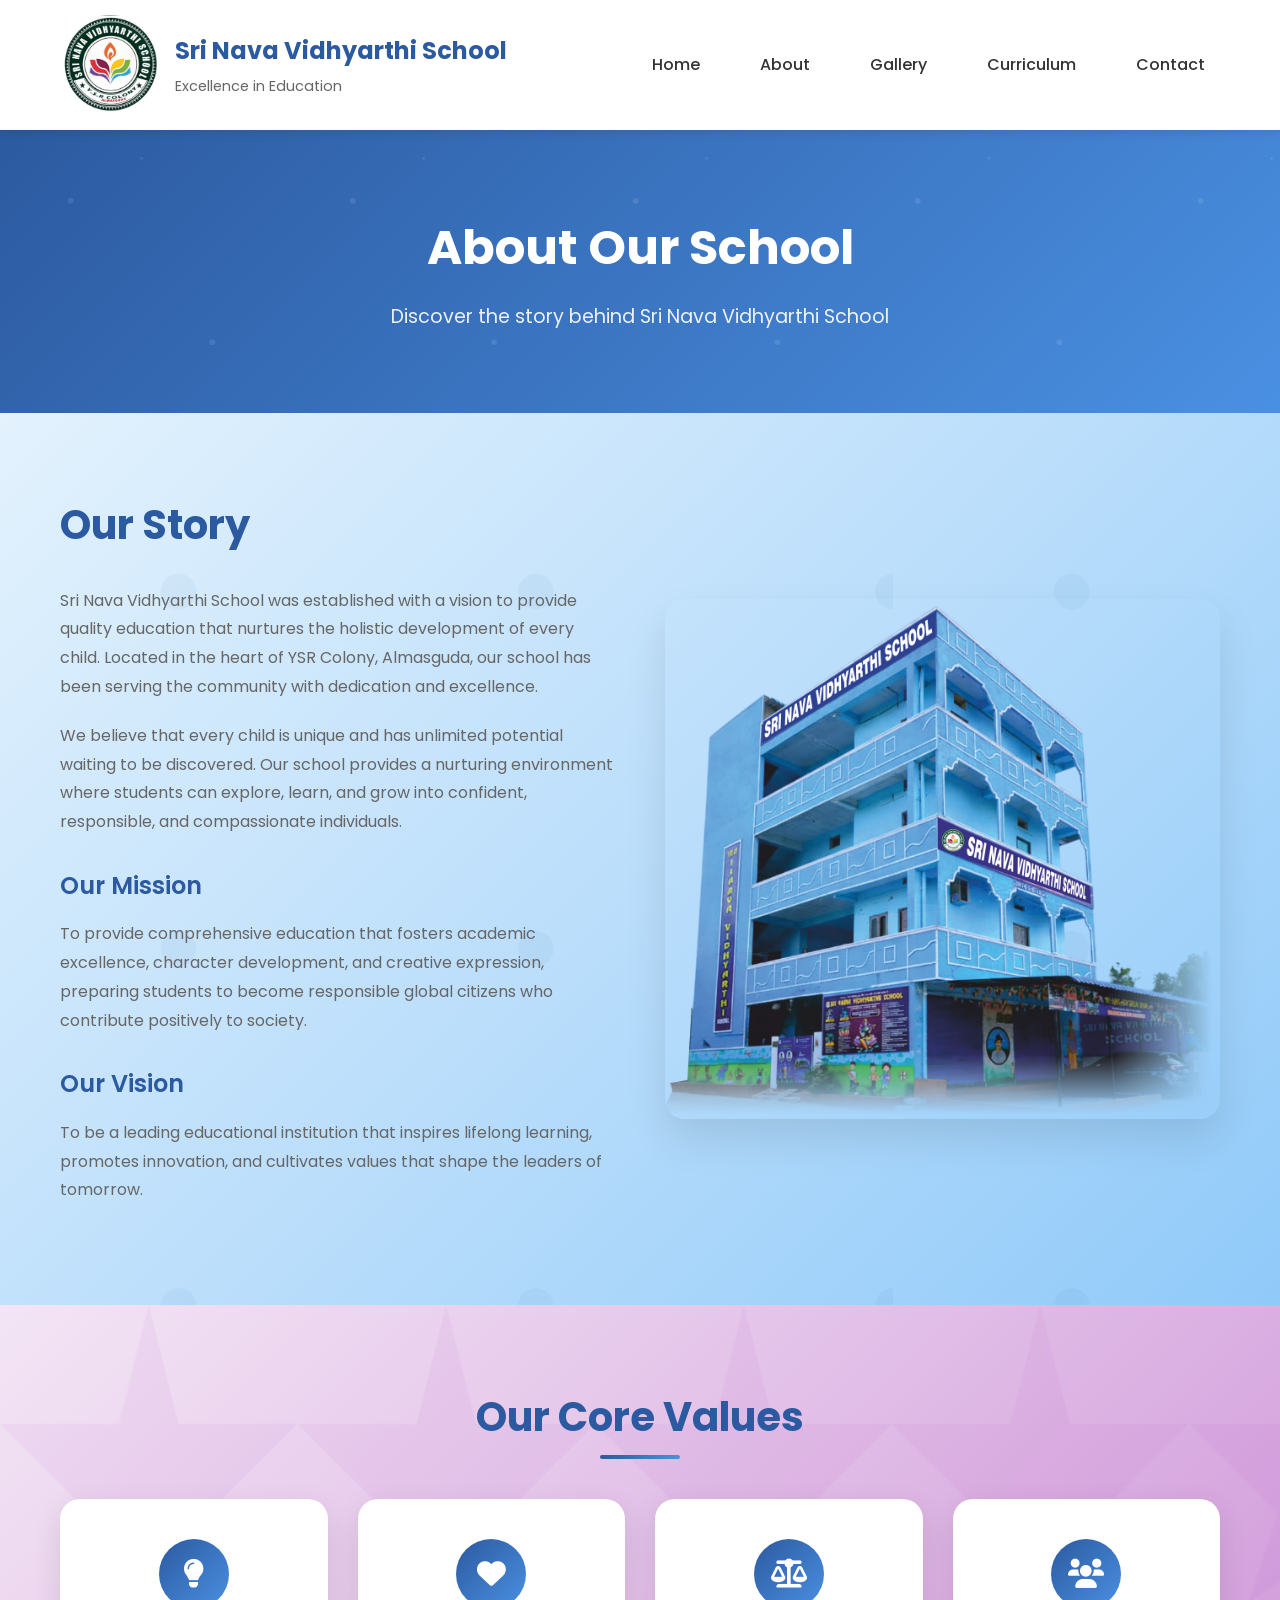
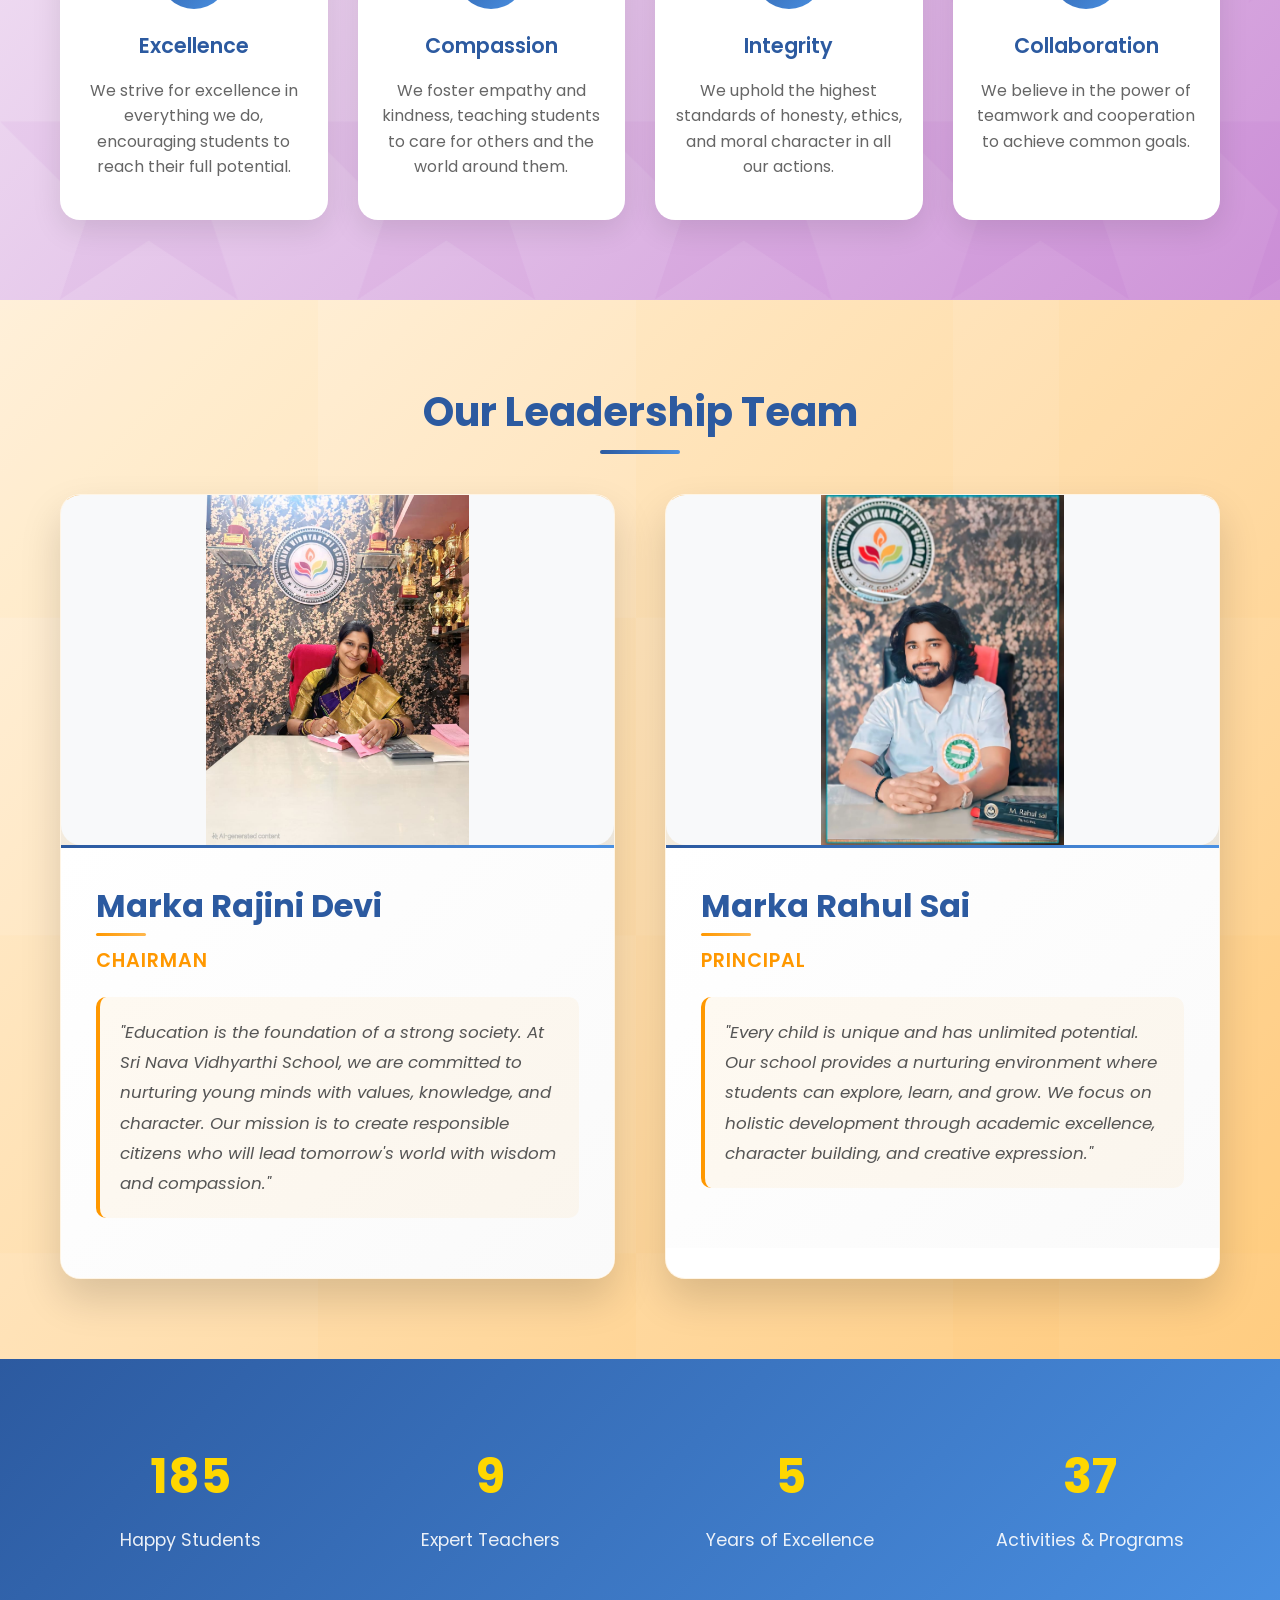
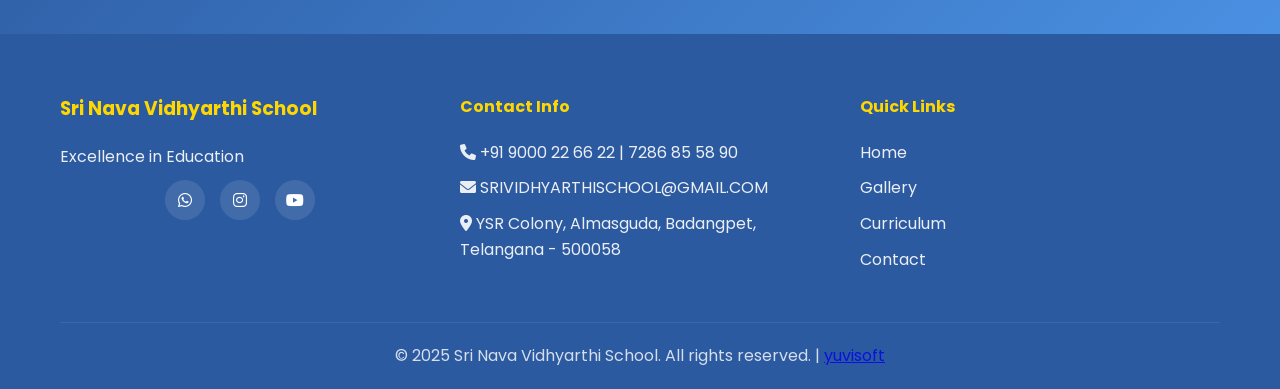
<file: about.html>
<!DOCTYPE html>
<html lang="en">
<head>
    <meta charset="UTF-8">
    <meta name="viewport" content="width=device-width, initial-scale=1.0">
    <title>About Us - Sri Nava Vidhyarthi School</title>
    <link rel="stylesheet" href="styles.css">
    <link href="https://fonts.googleapis.com/css2?family=Poppins:wght@300;400;500;600;700&display=swap" rel="stylesheet">
    <link rel="stylesheet" href="https://cdnjs.cloudflare.com/ajax/libs/font-awesome/6.0.0/css/all.min.css">
</head>
<body>
    <!-- Header -->
    <header class="header">
        <div class="container">
            <div class="logo-section">
                <img src="images/logo.jpg" alt="School Logo" class="logo">
                <div class="school-name">
                    <h1>Sri Nava Vidhyarthi School</h1>
                    <p>Excellence in Education</p>
                </div>
            </div>
            <nav class="nav">
                <ul class="nav-list">
                    <li><a href="index.html">Home</a></li>
                    <li><a href="about.html" class="active">About</a></li>
                    <li><a href="gallery.html">Gallery</a></li>
                    <li><a href="curriculum.html">Curriculum</a></li>
                    <li><a href="contact.html">Contact</a></li>
                </ul>
                <div class="mobile-menu-btn">
                    <span></span>
                    <span></span>
                    <span></span>
                </div>
            </nav>
        </div>
    </header>

    <!-- Page Header -->
    <section class="page-header">
        <div class="container">
            <h1>About Our School</h1>
            <p>Discover the story behind Sri Nava Vidhyarthi School</p>
        </div>
    </section>

    <!-- About Content -->
    <section class="about-content">
        <div class="container">
            <div class="about-grid">
                <div class="about-text">
                    <h2>Our Story</h2>
                    <p>Sri Nava Vidhyarthi School was established with a vision to provide quality education that nurtures the holistic development of every child. Located in the heart of YSR Colony, Almasguda, our school has been serving the community with dedication and excellence.</p>
                    
                    <p>We believe that every child is unique and has unlimited potential waiting to be discovered. Our school provides a nurturing environment where students can explore, learn, and grow into confident, responsible, and compassionate individuals.</p>
                    
                    <h3>Our Mission</h3>
                    <p>To provide comprehensive education that fosters academic excellence, character development, and creative expression, preparing students to become responsible global citizens who contribute positively to society.</p>
                    
                    <h3>Our Vision</h3>
                    <p>To be a leading educational institution that inspires lifelong learning, promotes innovation, and cultivates values that shape the leaders of tomorrow.</p>
                </div>
                <div class="about-image">
                    <img src="images/Schoolbuilding.png" alt="Sri Nava Vidhyarthi School building" loading="lazy">
                </div>
            </div>
        </div>
    </section>

    <!-- Values Section -->
    <section class="values">
        <div class="container">
            <h2 class="section-title">Our Core Values</h2>
            <div class="values-grid">
                <div class="value-card">
                    <div class="value-icon">
                        <i class="fas fa-lightbulb"></i>
                    </div>
                    <h3>Excellence</h3>
                    <p>We strive for excellence in everything we do, encouraging students to reach their full potential.</p>
                </div>
                <div class="value-card">
                    <div class="value-icon">
                        <i class="fas fa-heart"></i>
                    </div>
                    <h3>Compassion</h3>
                    <p>We foster empathy and kindness, teaching students to care for others and the world around them.</p>
                </div>
                <div class="value-card">
                    <div class="value-icon">
                        <i class="fas fa-balance-scale"></i>
                    </div>
                    <h3>Integrity</h3>
                    <p>We uphold the highest standards of honesty, ethics, and moral character in all our actions.</p>
                </div>
                <div class="value-card">
                    <div class="value-icon">
                        <i class="fas fa-users"></i>
                    </div>
                    <h3>Collaboration</h3>
                    <p>We believe in the power of teamwork and cooperation to achieve common goals.</p>
                </div>
            </div>
        </div>
    </section>

    <!-- Leadership Section -->
    <section class="leadership">
        <div class="container">
            <h2 class="section-title">Our Leadership Team</h2>
            <div class="leadership-grid">
                <div class="leader-card">
                    <div class="leader-image">
                        <img src="images/chairman.jpg" alt="Chairman - Marka Rajini Devi">
                    </div>
                    <div class="leader-info">
                        <h3>Marka Rajini Devi</h3>
                        <p class="designation">Chairman</p>
                        <p class="message">"Education is the foundation of a strong society. At Sri Nava Vidhyarthi School, we are committed to nurturing young minds with values, knowledge, and character. Our mission is to create responsible citizens who will lead tomorrow's world with wisdom and compassion."</p>
                    </div>
                </div>
                <div class="leader-card">
                    <div class="leader-image">
                        <img src="images/principal.jpg" alt="Principal - Marka Rahul Sai">
                    </div>
                    <div class="leader-info">
                        <h3>Marka Rahul Sai</h3>
                        <p class="designation">Principal</p>
                        <p class="message">"Every child is unique and has unlimited potential. Our school provides a nurturing environment where students can explore, learn, and grow. We focus on holistic development through academic excellence, character building, and creative expression."</p>
                    </div>
                </div>
            </div>
        </div>
    </section>

    <!-- Stats Section -->
    <section class="stats">
        <div class="container">
            <div class="stats-grid">
                <div class="stat-item">
                    <div class="stat-number" data-target="500">0</div>
                    <div class="stat-label">Happy Students</div>
                </div>
                <div class="stat-item">
                    <div class="stat-number" data-target="25">0</div>
                    <div class="stat-label">Expert Teachers</div>
                </div>
                <div class="stat-item">
                    <div class="stat-number" data-target="15">0</div>
                    <div class="stat-label">Years of Excellence</div>
                </div>
                <div class="stat-item">
                    <div class="stat-number" data-target="100">0</div>
                    <div class="stat-label">Activities & Programs</div>
                </div>
            </div>
        </div>
    </section>

    <!-- Footer -->
    <footer class="footer">
        <div class="container">
            <div class="footer-content">
                <div class="footer-section">
                    <h3>Sri Nava Vidhyarthi School</h3>
                    <p>Excellence in Education</p>
                    <div class="social-links">
                        <a href="https://wa.me/919000226622" target="_blank" title="WhatsApp"><i class="fab fa-whatsapp"></i></a>
                        <a href="https://www.instagram.com/sri_nava_vidhyarthi_school02?igsh=MXQzMDNkY2t4YnRjZA==" target="_blank" title="Instagram"><i class="fab fa-instagram"></i></a>
                        <a href="https://youtube.com/@nvps2014?si=BRrS-xZatLX5TEgV" target="_blank" title="YouTube"><i class="fab fa-youtube"></i></a>
                    </div>
                </div>
                <div class="footer-section">
                    <h4>Contact Info</h4>
                    <p><i class="fas fa-phone"></i> +91 9000 22 66 22 | 7286 85 58 90</p>
                    <p class="email-address"><i class="fas fa-envelope"></i> SRIVIDHYARTHISCHOOL@GMAIL.COM</p>
                    <p><i class="fas fa-map-marker-alt"></i> YSR Colony, Almasguda, Badangpet, Telangana - 500058</p>
                </div>
                <div class="footer-section">
                    <h4>Quick Links</h4>
                    <ul>
                        <li><a href="index.html">Home</a></li>
                        <li><a href="gallery.html">Gallery</a></li>
                        <li><a href="curriculum.html">Curriculum</a></li>
                        <li><a href="contact.html">Contact</a></li>
                    </ul>
                </div>
            </div>
            <div class="footer-bottom">
                <p>&copy; 2025 Sri Nava Vidhyarthi School. All rights reserved. | <a href="http://www.yuvisoft.in" target="_blank">yuvisoft</a></p>
            </div>
        </div>
    </footer>

    <script src="script.js"></script>
</body>
</html>
</file>
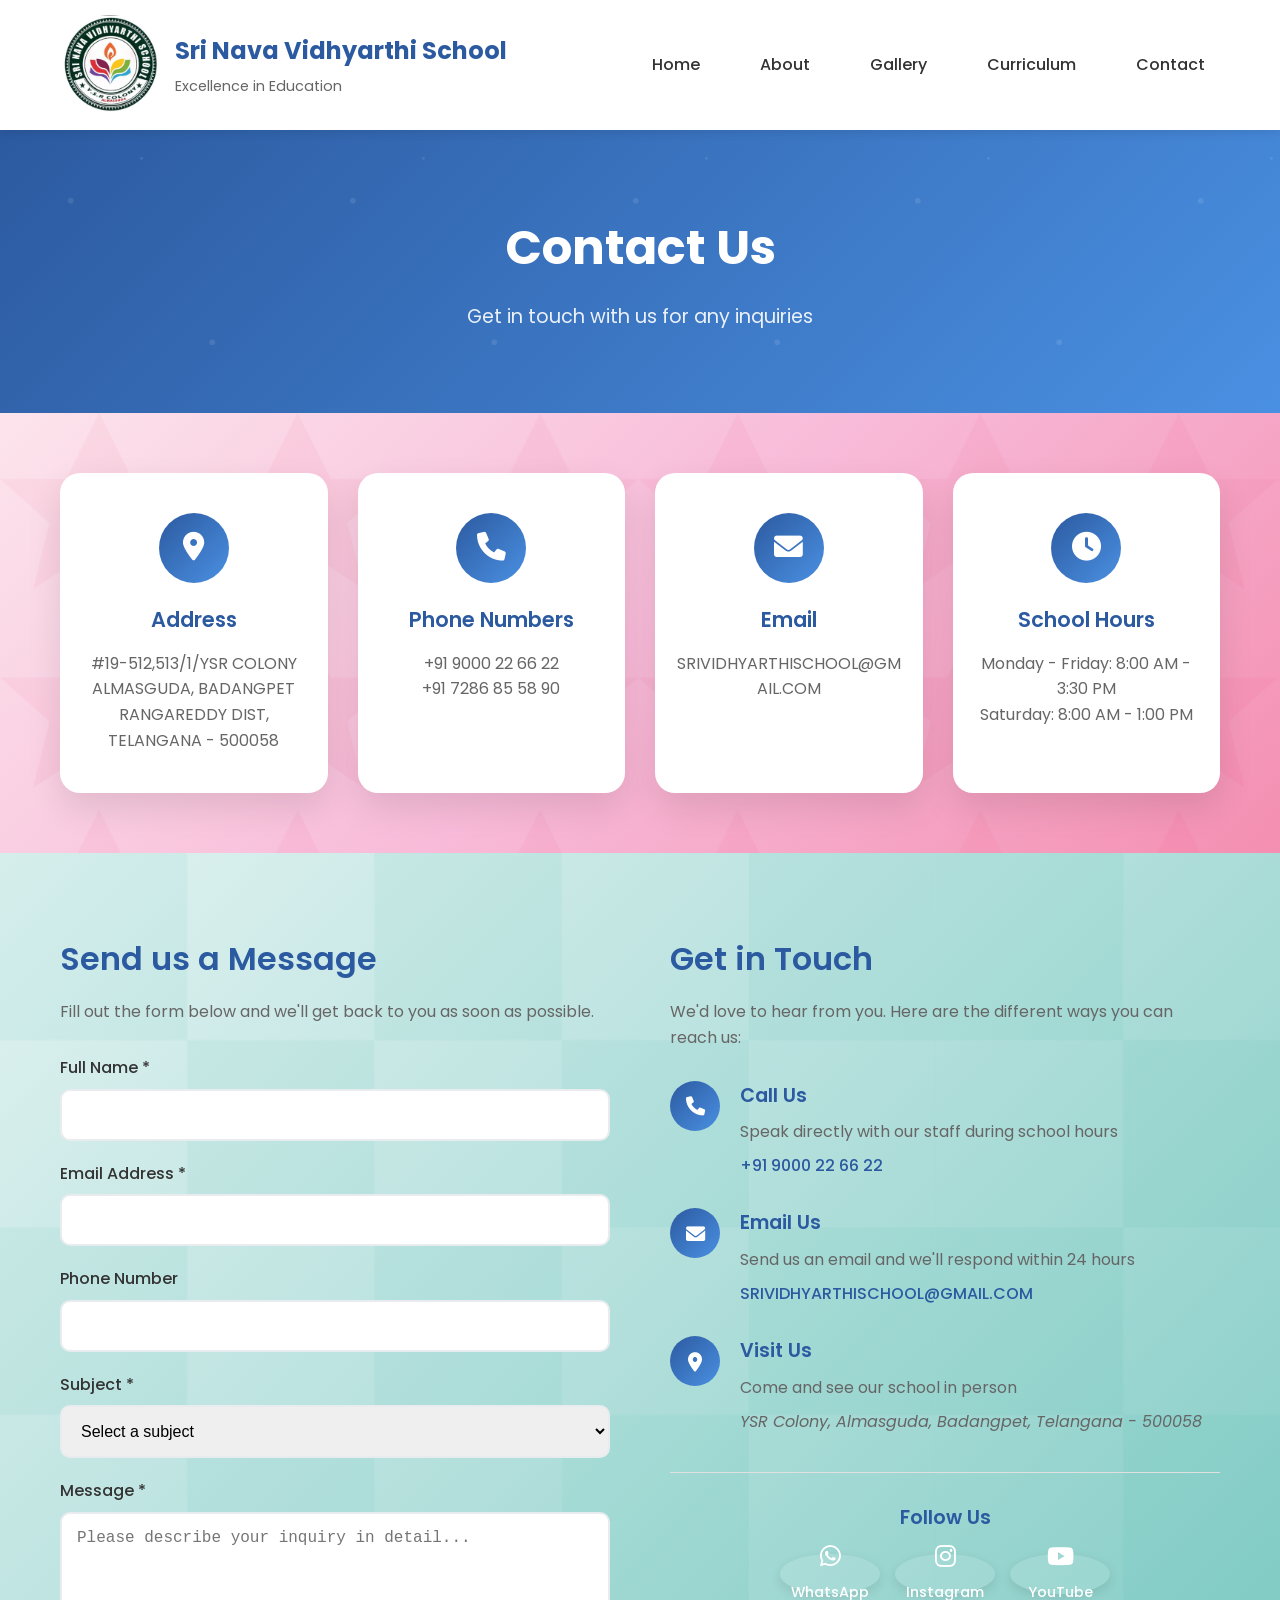
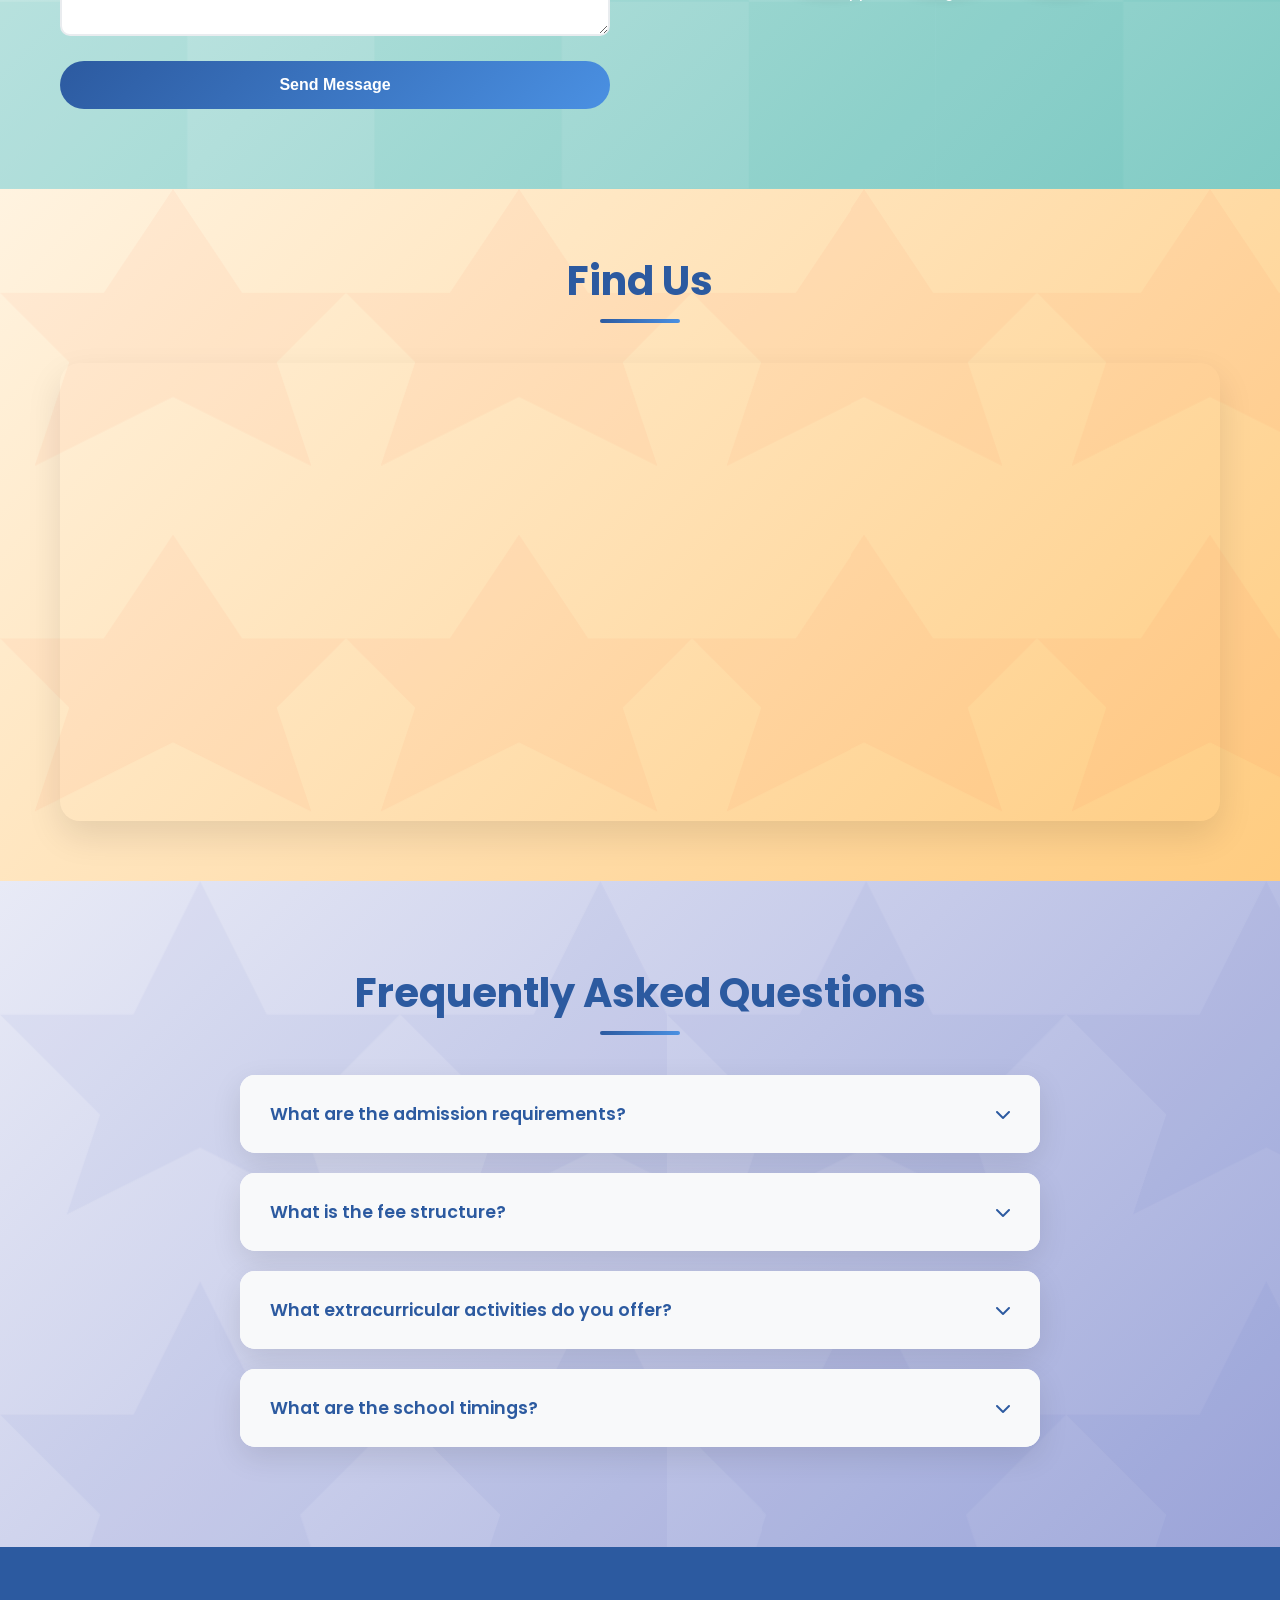
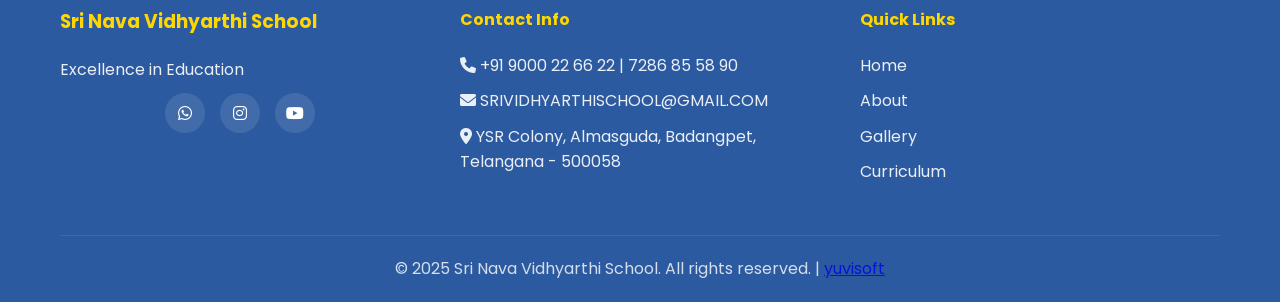
<file: contact.html>
<!DOCTYPE html>
<html lang="en">
<head>
    <meta charset="UTF-8">
    <meta name="viewport" content="width=device-width, initial-scale=1.0">
    <title>Contact Us - Sri Nava Vidhyarthi School</title>
    <link rel="stylesheet" href="styles.css">
    <link href="https://fonts.googleapis.com/css2?family=Poppins:wght@300;400;500;600;700&display=swap" rel="stylesheet">
    <link rel="stylesheet" href="https://cdnjs.cloudflare.com/ajax/libs/font-awesome/6.0.0/css/all.min.css">
</head>
<body>
    <!-- Header -->
    <header class="header">
        <div class="container">
            <div class="logo-section">
                <img src="images/logo.jpg" alt="School Logo" class="logo">
                <div class="school-name">
                    <h1>Sri Nava Vidhyarthi School</h1>
                    <p>Excellence in Education</p>
                </div>
            </div>
            <nav class="nav">
                <ul class="nav-list">
                    <li><a href="index.html">Home</a></li>
                    <li><a href="about.html">About</a></li>
                    <li><a href="gallery.html">Gallery</a></li>
                    <li><a href="curriculum.html">Curriculum</a></li>
                    <li><a href="contact.html" class="active">Contact</a></li>
                </ul>
                <div class="mobile-menu-btn">
                    <span></span>
                    <span></span>
                    <span></span>
                </div>
            </nav>
        </div>
    </header>

    <!-- Page Header -->
    <section class="page-header">
        <div class="container">
            <h1>Contact Us</h1>
            <p>Get in touch with us for any inquiries</p>
        </div>
    </section>

    <!-- Contact Information -->
    <section class="contact-info">
        <div class="container">
            <div class="contact-grid">
                <div class="contact-card">
                    <div class="contact-icon">
                        <i class="fas fa-map-marker-alt"></i>
                    </div>
                    <h3>Address</h3>
                    <p>#19-512,513/1/YSR COLONY<br>
                    ALMASGUDA, BADANGPET<br>
                    RANGAREDDY DIST, TELANGANA - 500058</p>
                </div>
                
                <div class="contact-card">
                    <div class="contact-icon">
                        <i class="fas fa-phone"></i>
                    </div>
                    <h3>Phone Numbers</h3>
                    <p>+91 9000 22 66 22<br>
                    +91 7286 85 58 90</p>
                </div>
                
                <div class="contact-card">
                    <div class="contact-icon">
                        <i class="fas fa-envelope"></i>
                    </div>
                    <h3>Email</h3>
                    <p class="email-address">SRIVIDHYARTHISCHOOL@GMAIL.COM</p>
                </div>
                
                <div class="contact-card">
                    <div class="contact-icon">
                        <i class="fas fa-clock"></i>
                    </div>
                    <h3>School Hours</h3>
                    <p>Monday - Friday: 8:00 AM - 3:30 PM<br>
                    Saturday: 8:00 AM - 1:00 PM</p>
                </div>
            </div>
        </div>
    </section>

    <!-- Contact Form Section -->
    <section class="contact-form-section">
        <div class="container">
            <div class="contact-content">
                <div class="contact-form">
                    <h2>Send us a Message</h2>
                    <p>Fill out the form below and we'll get back to you as soon as possible.</p>
                    
                    <form id="contactForm" class="form">
                        <div class="form-group">
                            <label for="name">Full Name *</label>
                            <input type="text" id="name" name="name" required>
                        </div>
                        
                        <div class="form-group">
                            <label for="email">Email Address *</label>
                            <input type="email" id="email" name="email" required>
                        </div>
                        
                        <div class="form-group">
                            <label for="phone">Phone Number</label>
                            <input type="tel" id="phone" name="phone">
                        </div>
                        
                        <div class="form-group">
                            <label for="subject">Subject *</label>
                            <select id="subject" name="subject" required>
                                <option value="">Select a subject</option>
                                <option value="admission">Admission Inquiry</option>
                                <option value="academic">Academic Information</option>
                                <option value="fees">Fee Structure</option>
                                <option value="activities">Activities & Programs</option>
                                <option value="general">General Inquiry</option>
                                <option value="other">Other</option>
                            </select>
                        </div>
                        
                        <div class="form-group">
                            <label for="message">Message *</label>
                            <textarea id="message" name="message" rows="5" required placeholder="Please describe your inquiry in detail..."></textarea>
                        </div>
                        
                        <button type="submit" class="btn btn-primary">Send Message</button>
                    </form>
                </div>
                
                <div class="contact-details">
                    <h2>Get in Touch</h2>
                    <p>We'd love to hear from you. Here are the different ways you can reach us:</p>
                    
                    <div class="contact-method">
                        <div class="method-icon">
                            <i class="fas fa-phone"></i>
                        </div>
                        <div class="method-content">
                            <h3>Call Us</h3>
                            <p>Speak directly with our staff during school hours</p>
                            <a href="tel:+919000226622" class="contact-link">+91 9000 22 66 22</a>
                        </div>
                    </div>
                    
                    <div class="contact-method">
                        <div class="method-icon">
                            <i class="fas fa-envelope"></i>
                        </div>
                        <div class="method-content">
                            <h3>Email Us</h3>
                            <p>Send us an email and we'll respond within 24 hours</p>
                            <a href="mailto:SRIVIDHYARTHISCHOOL@GMAIL.COM" class="contact-link email-address">SRIVIDHYARTHISCHOOL@GMAIL.COM</a>
                        </div>
                    </div>
                    
                    <div class="contact-method">
                        <div class="method-icon">
                            <i class="fas fa-map-marker-alt"></i>
                        </div>
                        <div class="method-content">
                            <h3>Visit Us</h3>
                            <p>Come and see our school in person</p>
                            <p class="address">YSR Colony, Almasguda, Badangpet, Telangana - 500058</p>
                        </div>
                    </div>
                    
                    <div class="social-contact">
                        <h3>Follow Us</h3>
                        <div class="social-links">
                            <a href="https://wa.me/919000226622" class="social-link" target="_blank">
                                <i class="fab fa-whatsapp"></i>
                                <span>WhatsApp</span>
                            </a>
                            <a href="https://www.instagram.com/sri_nava_vidhyarthi_school02?igsh=MXQzMDNkY2t4YnRjZA==" class="social-link" target="_blank">
                                <i class="fab fa-instagram"></i>
                                <span>Instagram</span>
                            </a>
                            <a href="https://youtube.com/@nvps2014?si=BRrS-xZatLX5TEgV" class="social-link" target="_blank">
                                <i class="fab fa-youtube"></i>
                                <span>YouTube</span>
                            </a>
                        </div>
                    </div>
                </div>
            </div>
        </div>
    </section>

    <!-- Map Section -->
    <section class="map-section">
        <div class="container">
            <h2 class="section-title">Find Us</h2>
            <div class="map-container">
                <iframe 
                    src="https://www.google.com/maps/embed?pb=!1m18!1m12!1m3!1d3809.286238905002!2d78.5385393!3d17.3017331!2m3!1f0!2f0!3f0!3m2!1i1024!2i768!4f13.1!3m3!1m2!1s0x3bcba248b9a2eaaf%3A0xf588e4cb0dff42bb!2sNava%20Vidhyarthi%20Public%20School!5e0!3m2!1sen!2sin!4v1755500581777!5m2!1sen!2sin"
                    width="100%" 
                    height="450" 
                    style="border:0;" 
                    allowfullscreen="" 
                    loading="lazy" 
                    referrerpolicy="no-referrer-when-downgrade">
                </iframe>
            </div>
        </div>
    </section>

    <!-- FAQ Section -->
    <section class="faq-section">
        <div class="container">
            <h2 class="section-title">Frequently Asked Questions</h2>
            <div class="faq-grid">
                <div class="faq-item">
                    <div class="faq-question">
                        <h3>What are the admission requirements?</h3>
                        <i class="fas fa-chevron-down"></i>
                    </div>
                    <div class="faq-answer">
                        <p>Admission requirements include age verification, previous school records, and a simple interaction session. We welcome students from all backgrounds and provide equal opportunities for quality education.</p>
                    </div>
                </div>
                
                <div class="faq-item">
                    <div class="faq-question">
                        <h3>What is the fee structure?</h3>
                        <i class="fas fa-chevron-down"></i>
                    </div>
                    <div class="faq-answer">
                        <p>Our fee structure is competitive and transparent. It includes tuition fees, activity charges, and other necessary expenses. We also offer scholarships for deserving students.</p>
                    </div>
                </div>
                
                <div class="faq-item">
                    <div class="faq-question">
                        <h3>What extracurricular activities do you offer?</h3>
                        <i class="fas fa-chevron-down"></i>
                    </div>
                    <div class="faq-answer">
                        <p>We offer a wide range of extracurricular activities including sports, music, dance, art, science clubs, and cultural programs to ensure holistic development of students.</p>
                    </div>
                </div>
                
                <div class="faq-item">
                    <div class="faq-question">
                        <h3>What are the school timings?</h3>
                        <i class="fas fa-chevron-down"></i>
                    </div>
                    <div class="faq-answer">
                        <p>School timings are from 8:00 AM to 3:30 PM on weekdays and 8:00 AM to 1:00 PM on Saturdays. We also offer extended care programs for working parents.</p>
                    </div>
                </div>
            </div>
        </div>
    </section>

    <!-- Footer -->
    <footer class="footer">
        <div class="container">
            <div class="footer-content">
                <div class="footer-section">
                    <h3>Sri Nava Vidhyarthi School</h3>
                    <p>Excellence in Education</p>
                    <div class="social-links">
                        <a href="https://wa.me/919000226622" target="_blank" title="WhatsApp"><i class="fab fa-whatsapp"></i></a>
                        <a href="https://www.instagram.com/sri_nava_vidhyarthi_school02?igsh=MXQzMDNkY2t4YnRjZA==" target="_blank" title="Instagram"><i class="fab fa-instagram"></i></a>
                        <a href="https://youtube.com/@nvps2014?si=BRrS-xZatLX5TEgV" target="_blank" title="YouTube"><i class="fab fa-youtube"></i></a>
                    </div>
                </div>
                <div class="footer-section">
                    <h4>Contact Info</h4>
                    <p><i class="fas fa-phone"></i> +91 9000 22 66 22 | 7286 85 58 90</p>
                    <p class="email-address"><i class="fas fa-envelope"></i> SRIVIDHYARTHISCHOOL@GMAIL.COM</p>
                    <p><i class="fas fa-map-marker-alt"></i> YSR Colony, Almasguda, Badangpet, Telangana - 500058</p>
                </div>
                <div class="footer-section">
                    <h4>Quick Links</h4>
                    <ul>
                        <li><a href="index.html">Home</a></li>
                        <li><a href="about.html">About</a></li>
                        <li><a href="gallery.html">Gallery</a></li>
                        <li><a href="curriculum.html">Curriculum</a></li>
                    </ul>
                </div>
            </div>
            <div class="footer-bottom">
                <p>&copy; 2025 Sri Nava Vidhyarthi School. All rights reserved. | <a href="http://www.yuvisoft.in" target="_blank">yuvisoft</a></p>
            </div>
        </div>
    </footer>

    <script src="script.js"></script>
</body>
</html>
</file>
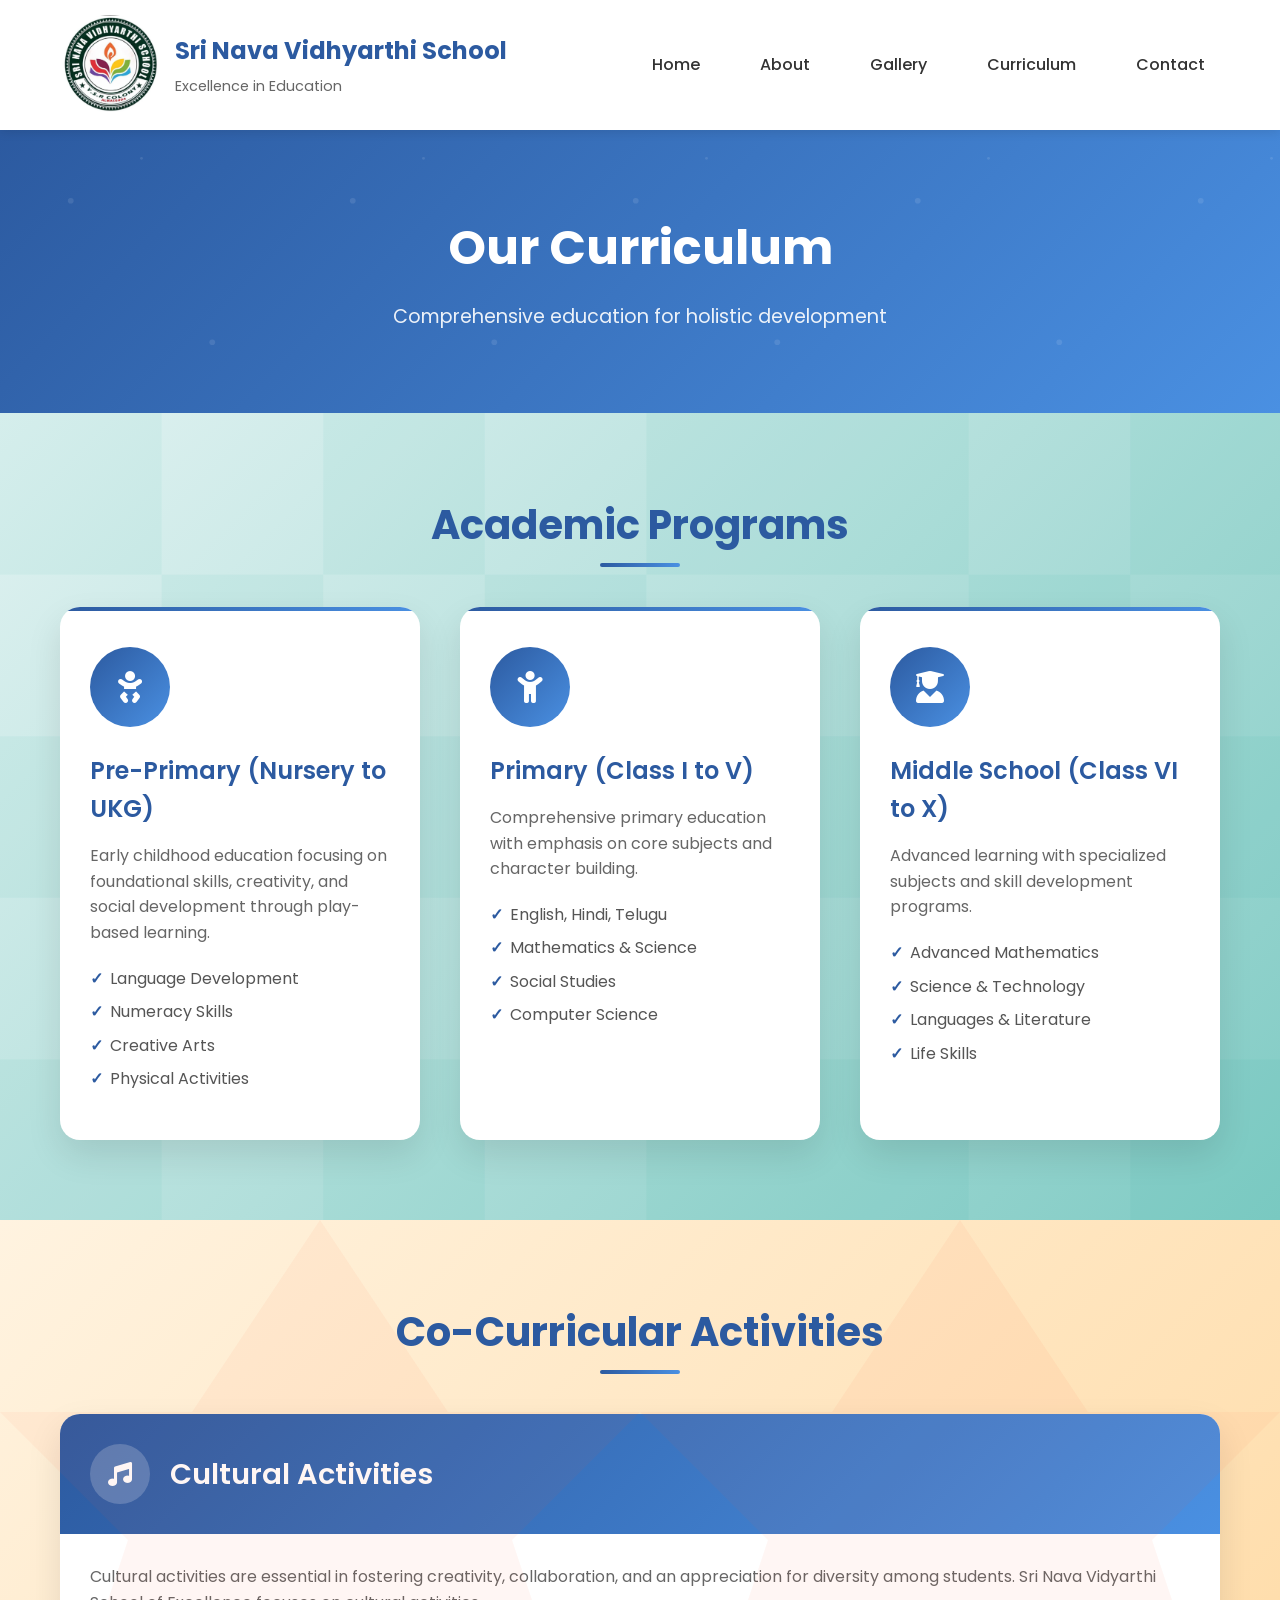
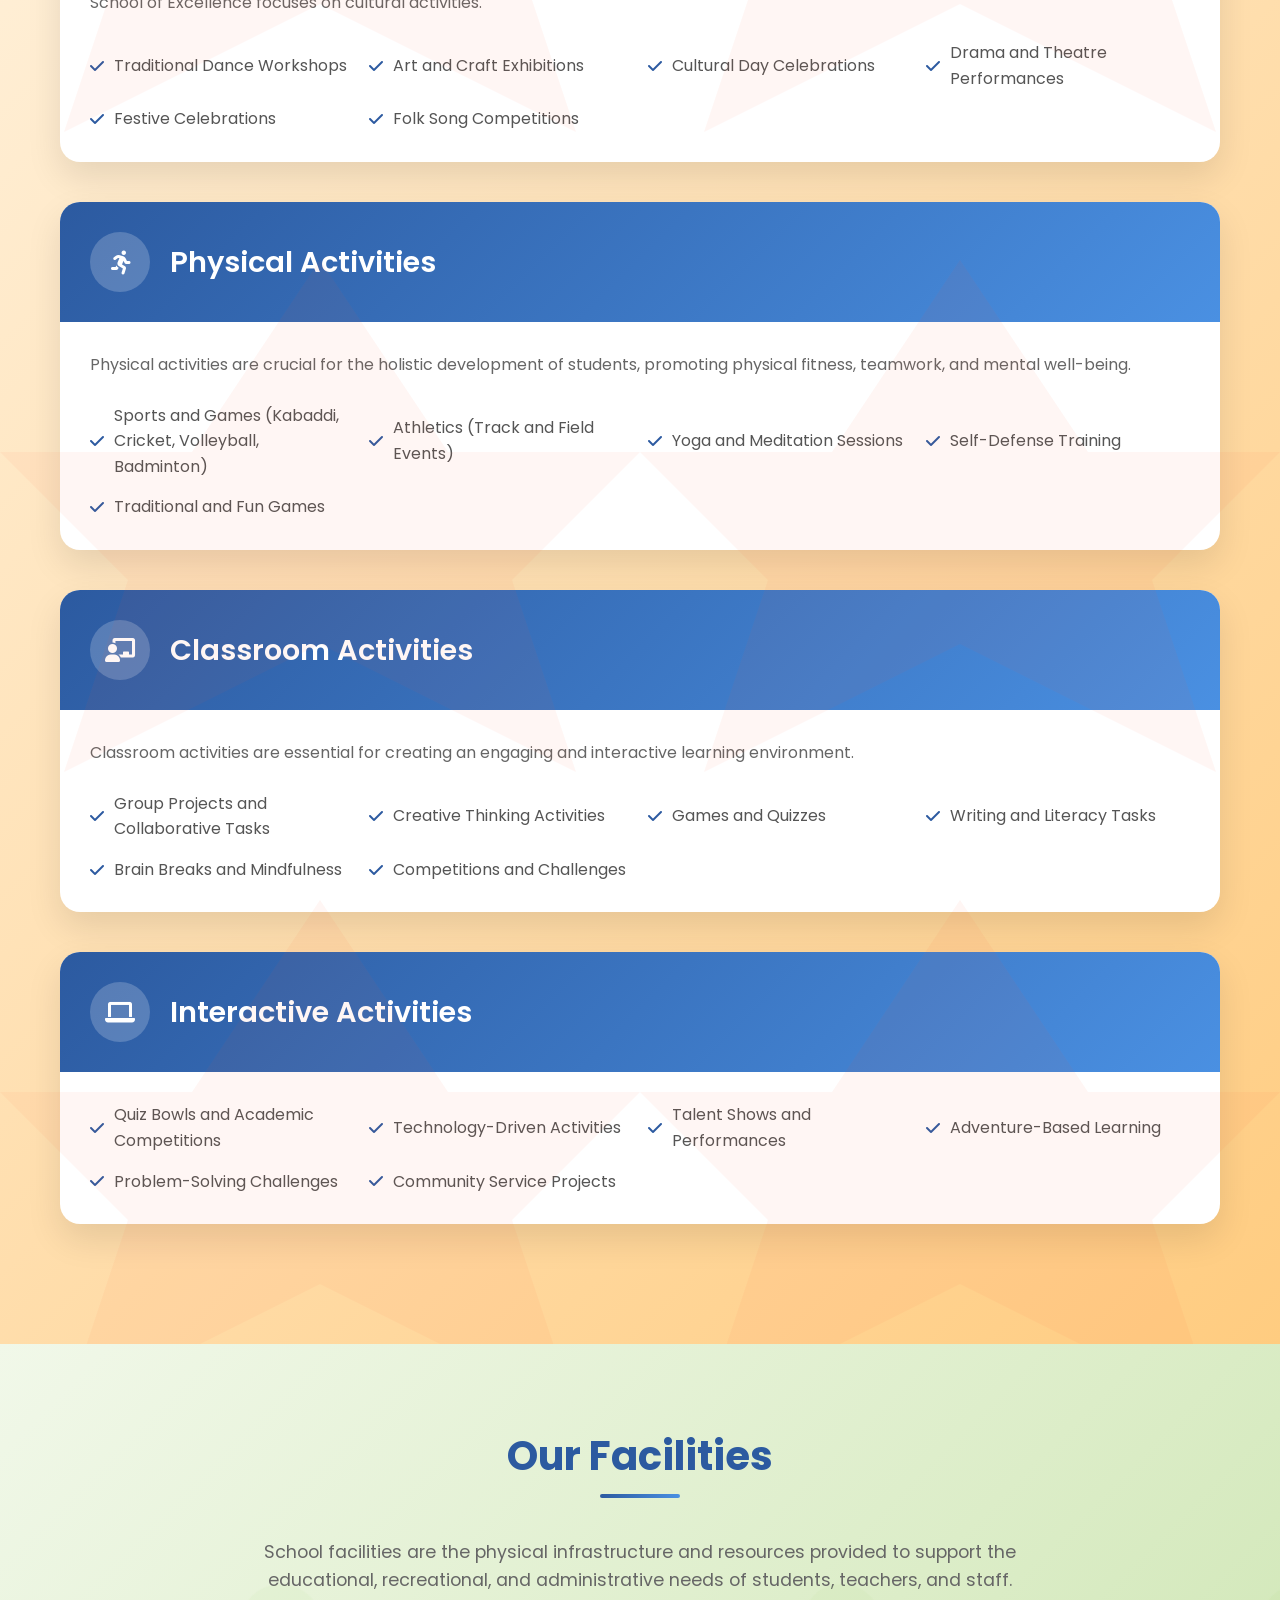
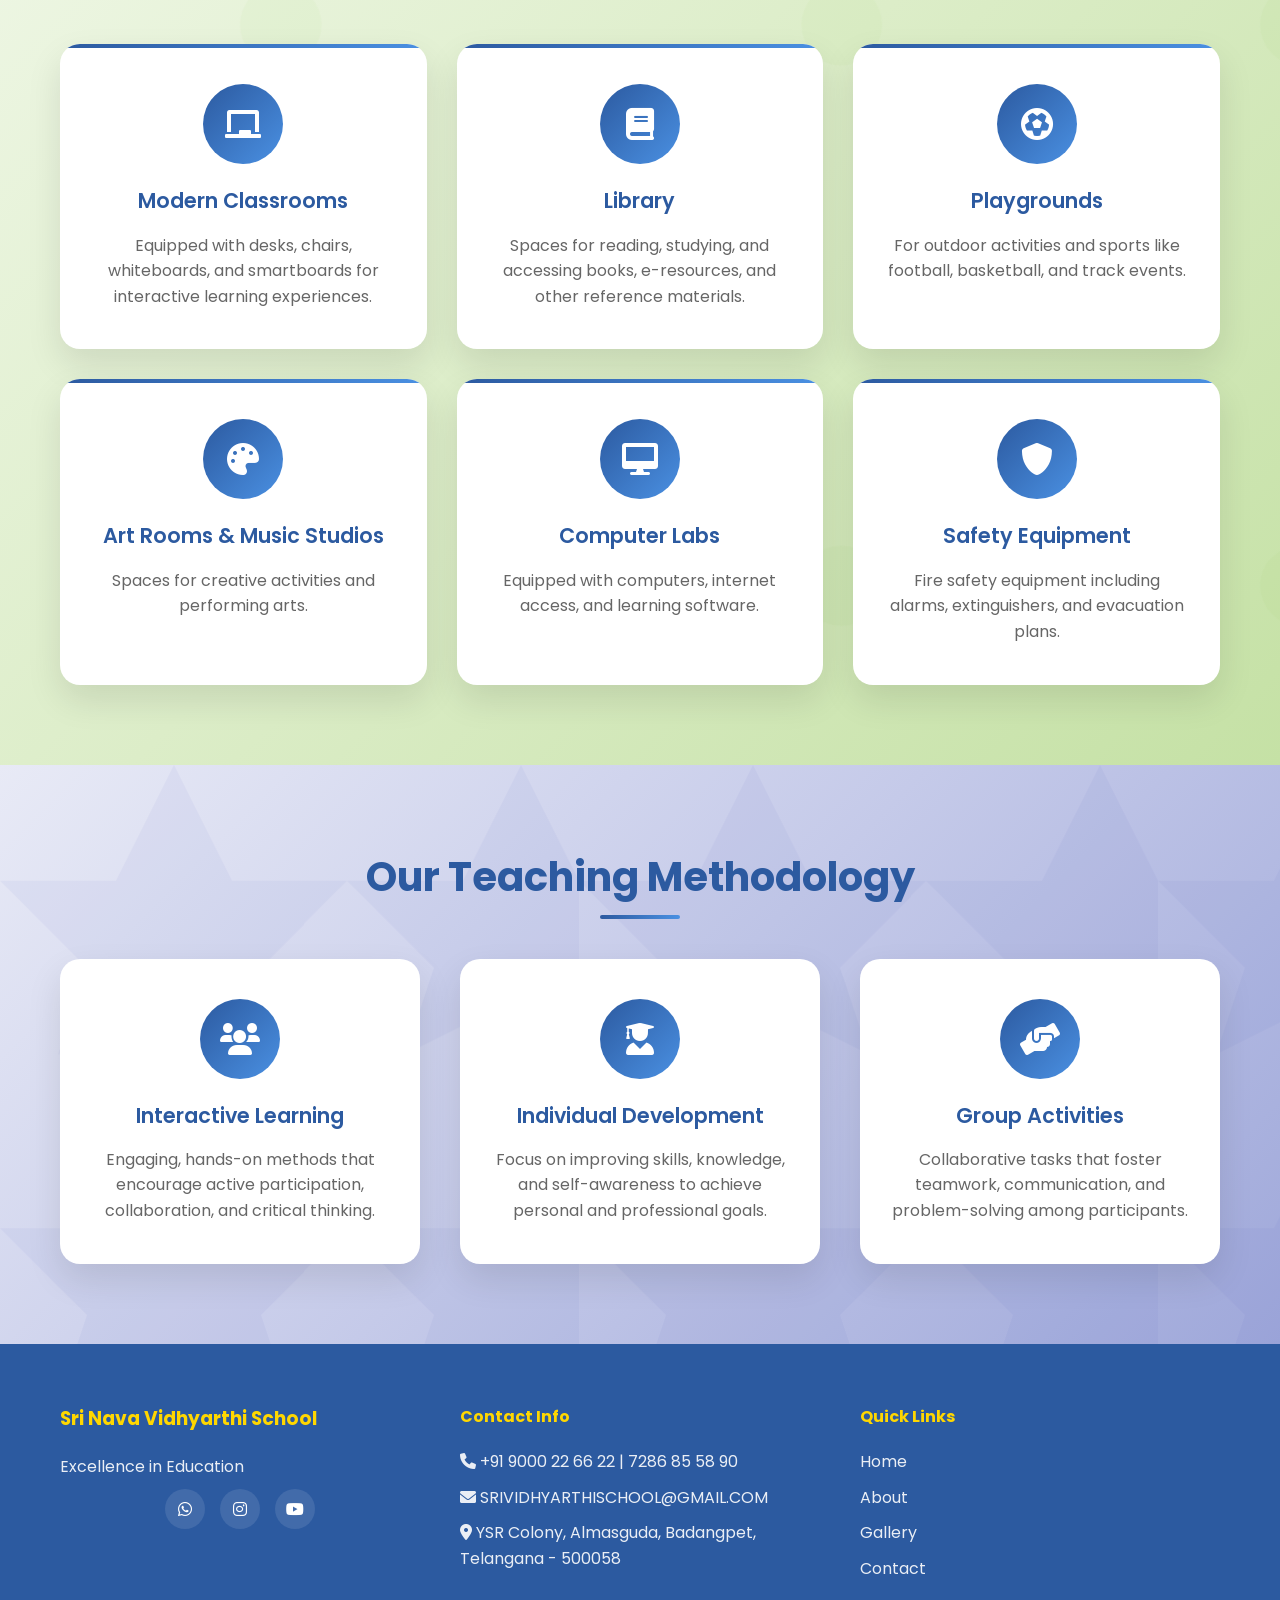
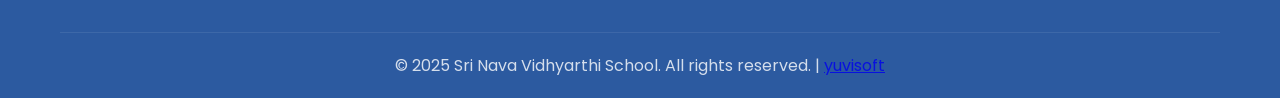
<file: curriculum.html>
<!DOCTYPE html>
<html lang="en">
<head>
    <meta charset="UTF-8">
    <meta name="viewport" content="width=device-width, initial-scale=1.0">
    <title>Curriculum - Sri Nava Vidhyarthi School</title>
    <link rel="stylesheet" href="styles.css">
    <link href="https://fonts.googleapis.com/css2?family=Poppins:wght@300;400;500;600;700&display=swap" rel="stylesheet">
    <link rel="stylesheet" href="https://cdnjs.cloudflare.com/ajax/libs/font-awesome/6.0.0/css/all.min.css">
</head>
<body>
    <!-- Header -->
    <header class="header">
        <div class="container">
            <div class="logo-section">
                <img src="images/logo.jpg" alt="School Logo" class="logo">
                <div class="school-name">
                    <h1>Sri Nava Vidhyarthi School</h1>
                    <p>Excellence in Education</p>
                </div>
            </div>
            <nav class="nav">
                <ul class="nav-list">
                    <li><a href="index.html">Home</a></li>
                    <li><a href="about.html">About</a></li>
                    <li><a href="gallery.html">Gallery</a></li>
                    <li><a href="curriculum.html" class="active">Curriculum</a></li>
                    <li><a href="contact.html">Contact</a></li>
                </ul>
                <div class="mobile-menu-btn">
                    <span></span>
                    <span></span>
                    <span></span>
                </div>
            </nav>
        </div>
    </header>

    <!-- Page Header -->
    <section class="page-header">
        <div class="container">
            <h1>Our Curriculum</h1>
            <p>Comprehensive education for holistic development</p>
        </div>
    </section>

    <!-- Academic Programs -->
    <section class="academic-programs">
        <div class="container">
            <h2 class="section-title">Academic Programs</h2>
            <div class="programs-grid">
                <div class="program-card">
                    <div class="program-icon">
                        <i class="fas fa-baby"></i>
                    </div>
                    <h3>Pre-Primary (Nursery to UKG)</h3>
                    <p>Early childhood education focusing on foundational skills, creativity, and social development through play-based learning.</p>
                    <ul>
                        <li>Language Development</li>
                        <li>Numeracy Skills</li>
                        <li>Creative Arts</li>
                        <li>Physical Activities</li>
                    </ul>
                </div>
                
                <div class="program-card">
                    <div class="program-icon">
                        <i class="fas fa-child"></i>
                    </div>
                    <h3>Primary (Class I to V)</h3>
                    <p>Comprehensive primary education with emphasis on core subjects and character building.</p>
                    <ul>
                        <li>English, Hindi, Telugu</li>
                        <li>Mathematics & Science</li>
                        <li>Social Studies</li>
                        <li>Computer Science</li>
                    </ul>
                </div>
                
                <div class="program-card">
                    <div class="program-icon">
                        <i class="fas fa-user-graduate"></i>
                    </div>
                    <h3>Middle School (Class VI to X)</h3>
                    <p>Advanced learning with specialized subjects and skill development programs.</p>
                    <ul>
                        <li>Advanced Mathematics</li>
                        <li>Science & Technology</li>
                        <li>Languages & Literature</li>
                        <li>Life Skills</li>
                    </ul>
                </div>
            </div>
        </div>
    </section>

    <!-- Activities Section -->
    <section class="curriculum-activities">
        <div class="container">
            <h2 class="section-title">Co-Curricular Activities</h2>
            
            <!-- Cultural Activities -->
            <div class="activity-section">
                <div class="activity-header">
                    <div class="activity-icon">
                        <i class="fas fa-music"></i>
                    </div>
                    <h3>Cultural Activities</h3>
                </div>
                <div class="activity-content">
                    <p>Cultural activities are essential in fostering creativity, collaboration, and an appreciation for diversity among students. Sri Nava Vidyarthi School of Excellence focuses on cultural activities.</p>
                    <div class="activity-list">
                        <div class="activity-item">
                            <i class="fas fa-check"></i>
                            <span>Traditional Dance Workshops</span>
                        </div>
                        <div class="activity-item">
                            <i class="fas fa-check"></i>
                            <span>Art and Craft Exhibitions</span>
                        </div>
                        <div class="activity-item">
                            <i class="fas fa-check"></i>
                            <span>Cultural Day Celebrations</span>
                        </div>
                        <div class="activity-item">
                            <i class="fas fa-check"></i>
                            <span>Drama and Theatre Performances</span>
                        </div>
                        <div class="activity-item">
                            <i class="fas fa-check"></i>
                            <span>Festive Celebrations</span>
                        </div>
                        <div class="activity-item">
                            <i class="fas fa-check"></i>
                            <span>Folk Song Competitions</span>
                        </div>
                    </div>
                </div>
            </div>

            <!-- Physical Activities -->
            <div class="activity-section">
                <div class="activity-header">
                    <div class="activity-icon">
                        <i class="fas fa-running"></i>
                    </div>
                    <h3>Physical Activities</h3>
                </div>
                <div class="activity-content">
                    <p>Physical activities are crucial for the holistic development of students, promoting physical fitness, teamwork, and mental well-being.</p>
                    <div class="activity-list">
                        <div class="activity-item">
                            <i class="fas fa-check"></i>
                            <span>Sports and Games (Kabaddi, Cricket, Volleyball, Badminton)</span>
                        </div>
                        <div class="activity-item">
                            <i class="fas fa-check"></i>
                            <span>Athletics (Track and Field Events)</span>
                        </div>
                        <div class="activity-item">
                            <i class="fas fa-check"></i>
                            <span>Yoga and Meditation Sessions</span>
                        </div>
                        <div class="activity-item">
                            <i class="fas fa-check"></i>
                            <span>Self-Defense Training</span>
                        </div>
                        <div class="activity-item">
                            <i class="fas fa-check"></i>
                            <span>Traditional and Fun Games</span>
                        </div>
                    </div>
                </div>
            </div>

            <!-- Classroom Activities -->
            <div class="activity-section">
                <div class="activity-header">
                    <div class="activity-icon">
                        <i class="fas fa-chalkboard-teacher"></i>
                    </div>
                    <h3>Classroom Activities</h3>
                </div>
                <div class="activity-content">
                    <p>Classroom activities are essential for creating an engaging and interactive learning environment.</p>
                    <div class="activity-list">
                        <div class="activity-item">
                            <i class="fas fa-check"></i>
                            <span>Group Projects and Collaborative Tasks</span>
                        </div>
                        <div class="activity-item">
                            <i class="fas fa-check"></i>
                            <span>Creative Thinking Activities</span>
                        </div>
                        <div class="activity-item">
                            <i class="fas fa-check"></i>
                            <span>Games and Quizzes</span>
                        </div>
                        <div class="activity-item">
                            <i class="fas fa-check"></i>
                            <span>Writing and Literacy Tasks</span>
                        </div>
                        <div class="activity-item">
                            <i class="fas fa-check"></i>
                            <span>Brain Breaks and Mindfulness</span>
                        </div>
                        <div class="activity-item">
                            <i class="fas fa-check"></i>
                            <span>Competitions and Challenges</span>
                        </div>
                    </div>
                </div>
            </div>

            <!-- Interactive Activities -->
            <div class="activity-section">
                <div class="activity-header">
                    <div class="activity-icon">
                        <i class="fas fa-laptop"></i>
                    </div>
                    <h3>Interactive Activities</h3>
                </div>
                <div class="activity-content">
                    <div class="activity-list">
                        <div class="activity-item">
                            <i class="fas fa-check"></i>
                            <span>Quiz Bowls and Academic Competitions</span>
                        </div>
                        <div class="activity-item">
                            <i class="fas fa-check"></i>
                            <span>Technology-Driven Activities</span>
                        </div>
                        <div class="activity-item">
                            <i class="fas fa-check"></i>
                            <span>Talent Shows and Performances</span>
                        </div>
                        <div class="activity-item">
                            <i class="fas fa-check"></i>
                            <span>Adventure-Based Learning</span>
                        </div>
                        <div class="activity-item">
                            <i class="fas fa-check"></i>
                            <span>Problem-Solving Challenges</span>
                        </div>
                        <div class="activity-item">
                            <i class="fas fa-check"></i>
                            <span>Community Service Projects</span>
                        </div>
                    </div>
                </div>
            </div>
        </div>
    </section>

    <!-- Facilities Section -->
    <section class="facilities">
        <div class="container">
            <h2 class="section-title">Our Facilities</h2>
            <p class="section-subtitle">School facilities are the physical infrastructure and resources provided to support the educational, recreational, and administrative needs of students, teachers, and staff.</p>
            
            <div class="facilities-grid">
                <div class="facility-card">
                    <div class="facility-icon">
                        <i class="fas fa-chalkboard"></i>
                    </div>
                    <h3>Modern Classrooms</h3>
                    <p>Equipped with desks, chairs, whiteboards, and smartboards for interactive learning experiences.</p>
                </div>
                
                <div class="facility-card">
                    <div class="facility-icon">
                        <i class="fas fa-book"></i>
                    </div>
                    <h3>Library</h3>
                    <p>Spaces for reading, studying, and accessing books, e-resources, and other reference materials.</p>
                </div>
                
                <div class="facility-card">
                    <div class="facility-icon">
                        <i class="fas fa-futbol"></i>
                    </div>
                    <h3>Playgrounds</h3>
                    <p>For outdoor activities and sports like football, basketball, and track events.</p>
                </div>
                
                <div class="facility-card">
                    <div class="facility-icon">
                        <i class="fas fa-palette"></i>
                    </div>
                    <h3>Art Rooms & Music Studios</h3>
                    <p>Spaces for creative activities and performing arts.</p>
                </div>
                
                <div class="facility-card">
                    <div class="facility-icon">
                        <i class="fas fa-desktop"></i>
                    </div>
                    <h3>Computer Labs</h3>
                    <p>Equipped with computers, internet access, and learning software.</p>
                </div>
                
                <div class="facility-card">
                    <div class="facility-icon">
                        <i class="fas fa-shield-alt"></i>
                    </div>
                    <h3>Safety Equipment</h3>
                    <p>Fire safety equipment including alarms, extinguishers, and evacuation plans.</p>
                </div>
            </div>
        </div>
    </section>

    <!-- Teaching Methodology -->
    <section class="teaching-methodology">
        <div class="container">
            <h2 class="section-title">Our Teaching Methodology</h2>
            <div class="methodology-grid">
                <div class="methodology-card">
                    <div class="methodology-icon">
                        <i class="fas fa-users"></i>
                    </div>
                    <h3>Interactive Learning</h3>
                    <p>Engaging, hands-on methods that encourage active participation, collaboration, and critical thinking.</p>
                </div>
                
                <div class="methodology-card">
                    <div class="methodology-icon">
                        <i class="fas fa-user-graduate"></i>
                    </div>
                    <h3>Individual Development</h3>
                    <p>Focus on improving skills, knowledge, and self-awareness to achieve personal and professional goals.</p>
                </div>
                
                <div class="methodology-card">
                    <div class="methodology-icon">
                        <i class="fas fa-hands-helping"></i>
                    </div>
                    <h3>Group Activities</h3>
                    <p>Collaborative tasks that foster teamwork, communication, and problem-solving among participants.</p>
                </div>
            </div>
        </div>
    </section>

    <!-- Footer -->
    <footer class="footer">
        <div class="container">
            <div class="footer-content">
                <div class="footer-section">
                    <h3>Sri Nava Vidhyarthi School</h3>
                    <p>Excellence in Education</p>
                    <div class="social-links">
                        <a href="https://wa.me/919000226622" target="_blank" title="WhatsApp"><i class="fab fa-whatsapp"></i></a>
                        <a href="https://www.instagram.com/sri_nava_vidhyarthi_school02?igsh=MXQzMDNkY2t4YnRjZA==" target="_blank" title="Instagram"><i class="fab fa-instagram"></i></a>
                        <a href="https://youtube.com/@nvps2014?si=BRrS-xZatLX5TEgV" target="_blank" title="YouTube"><i class="fab fa-youtube"></i></a>
                    </div>
                </div>
                <div class="footer-section">
                    <h4>Contact Info</h4>
                    <p><i class="fas fa-phone"></i> +91 9000 22 66 22 | 7286 85 58 90</p>
                    <p class="email-address"><i class="fas fa-envelope"></i> SRIVIDHYARTHISCHOOL@GMAIL.COM</p>
                    <p><i class="fas fa-map-marker-alt"></i> YSR Colony, Almasguda, Badangpet, Telangana - 500058</p>
                </div>
                <div class="footer-section">
                    <h4>Quick Links</h4>
                    <ul>
                        <li><a href="index.html">Home</a></li>
                        <li><a href="about.html">About</a></li>
                        <li><a href="gallery.html">Gallery</a></li>
                        <li><a href="contact.html">Contact</a></li>
                    </ul>
                </div>
            </div>
            <div class="footer-bottom">
                <p>&copy; 2025 Sri Nava Vidhyarthi School. All rights reserved. | <a href="http://www.yuvisoft.in" target="_blank">yuvisoft</a></p>
            </div>
        </div>
    </footer>

    <script src="script.js"></script>
</body>
</html>
</file>
<file: styles.css>
/* Reset and Base Styles */
* {
    margin: 0;
    padding: 0;
    box-sizing: border-box;
}

body {
    font-family: 'Poppins', sans-serif;
    line-height: 1.6;
    color: #333;
    overflow-x: hidden;
}

.container {
    max-width: 1200px;
    margin: 0 auto;
    padding: 0 20px;
}

/* Announcement Bar */
.announcement-bar {
    background: linear-gradient(90deg, #2c5aa0, #4a90e2);
    color: white;
    padding: 10px 0;
    overflow: hidden;
    position: relative;
}

.announcement-content {
    display: flex;
    animation: scrollAnnouncement 30s linear infinite;
    white-space: nowrap;
}

.announcement-item {
    display: flex;
    align-items: center;
    margin-right: 50px;
    min-width: max-content;
}

.announcement-item i {
    margin-right: 10px;
    color: #ffd700;
}

@keyframes scrollAnnouncement {
    0% { transform: translateX(100%); }
    100% { transform: translateX(-100%); }
}

/* Header */
.header {
    background: white;
    box-shadow: 0 2px 10px rgba(0,0,0,0.1);
    position: sticky;
    top: 0;
    z-index: 1000;
    transition: none;
}

.header:hover {
    transform: none;
    box-shadow: 0 2px 10px rgba(0,0,0,0.1);
}

.header .container {
    display: flex;
    justify-content: space-between;
    align-items: center;
    padding: 15px 20px;
}

.logo-section {
    display: flex;
    align-items: center;
    gap: 15px;
}

.logo {
    width: 100px;
    height: 100px;
    border-radius: 50%;
    object-fit: cover;
    transition: none;
    cursor: default;
}

.logo:hover {
    transform: none;
    opacity: 1;
}

.school-name h1 {
    color: #2c5aa0;
    font-size: 1.5rem;
    font-weight: 700;
    margin-bottom: 5px;
    transition: none;
    cursor: default;
}

.school-name h1:hover {
    color: #2c5aa0;
    transform: none;
}

.school-name p {
    color: #666;
    font-size: 0.9rem;
    transition: none;
    cursor: default;
}

.school-name p:hover {
    color: #666;
    transform: none;
}

.nav-list {
    display: flex;
    list-style: none;
    gap: 30px;
}

.nav-list a {
    text-decoration: none;
    color: #333;
    font-weight: 500;
    transition: all 0.3s ease;
    position: relative;
    cursor: pointer;
    padding: 10px 15px;
    border-radius: 8px;
    background: transparent;
}

.nav-list a:hover {
    color: #2c5aa0;
    background: rgba(44, 90, 160, 0.1);
    transform: translateY(-2px);
    box-shadow: 0 4px 12px rgba(44, 90, 160, 0.2);
}

.nav-list a.active {
    color: #2c5aa0;
    background: linear-gradient(135deg, rgba(44, 90, 160, 0.15), rgba(74, 144, 226, 0.1));
    font-weight: 600;
    box-shadow: 0 4px 12px rgba(44, 90, 160, 0.3);
}

/* Desktop navigation - underline effect */
.nav-list a::after {
    content: '';
    position: absolute;
    bottom: 0;
    left: 50%;
    width: 0;
    height: 2px;
    background: linear-gradient(90deg, #2c5aa0, #4a90e2);
    transition: all 0.3s ease;
    transform: translateX(-50%);
    border-radius: 1px;
}

.nav-list a:hover::after {
    width: 80%;
}

.nav-list a.active::after {
    width: 80%;
    background: linear-gradient(90deg, #2c5aa0, #4a90e2);
}

/* Additional hover effects */
.nav-list a::before {
    content: '';
    position: absolute;
    top: 0;
    left: 0;
    right: 0;
    bottom: 0;
    background: linear-gradient(135deg, rgba(44, 90, 160, 0.05), rgba(74, 144, 226, 0.05));
    border-radius: 8px;
    opacity: 0;
    transition: opacity 0.3s ease;
    z-index: -1;
}

.nav-list a:hover::before {
    opacity: 1;
}

/* Pulse animation for active page */
@keyframes activePulse {
    0%, 100% { 
        box-shadow: 0 4px 12px rgba(44, 90, 160, 0.3);
    }
    50% { 
        box-shadow: 0 4px 20px rgba(44, 90, 160, 0.5);
    }
}

.nav-list a.active {
    animation: activePulse 2s ease-in-out infinite;
}

/* Hover scale effect */
.nav-list a:hover {
    transform: translateY(-2px) scale(1.02);
}

/* Focus states for accessibility */
.nav-list a:focus {
    outline: 2px solid rgba(44, 90, 160, 0.5);
    outline-offset: 2px;
}

/* Glow effect on hover */
.nav-list a:hover {
    text-shadow: 0 0 8px rgba(44, 90, 160, 0.3);
}

/* Active page glow */
.nav-list a.active {
    text-shadow: 0 0 12px rgba(44, 90, 160, 0.5);
}

/* Smooth color transition */
.nav-list a {
    background: linear-gradient(135deg, transparent, transparent);
    background-size: 200% 200%;
    transition: all 0.3s ease, background-position 0.3s ease;
}

.nav-list a:hover {
    background: linear-gradient(135deg, rgba(44, 90, 160, 0.1), rgba(74, 144, 226, 0.1));
    background-size: 200% 200%;
    background-position: 100% 100%;
}

/* Mobile navigation - show arrows */
@media (max-width: 768px) {
    .nav-list a::after {
        display: block !important;
        content: '→';
        position: static;
        bottom: auto;
        left: auto;
        width: auto;
        height: auto;
        background: none;
        transition: all 0.3s ease;
        font-size: 1.2rem;
        opacity: 0.7;
    }
    
    .nav-list a:hover::after,
    .nav-list a.active::after {
        display: block !important;
        width: auto;
        transform: translateX(5px);
        opacity: 1;
    }
}

.mobile-menu-btn {
    display: none;
    flex-direction: column;
    cursor: pointer;
    width: 50px;
    height: 50px;
    background: linear-gradient(135deg, #1a1a2e, #16213e);
    border-radius: 15px;
    padding: 12px;
    justify-content: center;
    align-items: center;
    box-shadow: none;
    transition: all 0.4s cubic-bezier(0.4, 0, 0.2, 1);
    position: relative;
    overflow: hidden;
    border: 2px solid rgba(255, 255, 255, 0.1);
}

.mobile-menu-btn:hover {
    transform: scale(1.05) rotate(5deg);
    box-shadow: none;
    border-color: rgba(255, 255, 255, 0.3);
}

.mobile-menu-btn span {
    width: 24px;
    height: 3px;
    background: linear-gradient(90deg, #ffffff, #e0e0e0);
    margin: 3px 0;
    transition: all 0.4s cubic-bezier(0.4, 0, 0.2, 1);
    border-radius: 3px;
    box-shadow: none;
}

.mobile-menu-btn.active span:nth-child(1) {
    transform: rotate(45deg) translate(5px, 5px);
}

.mobile-menu-btn.active span:nth-child(2) {
    opacity: 0;
}

.mobile-menu-btn.active span:nth-child(3) {
    transform: rotate(-45deg) translate(7px, -6px);
}

/* Page Header */
.page-header {
    background: linear-gradient(135deg, #2c5aa0, #4a90e2);
    color: white;
    text-align: center;
    padding: 80px 0;
    position: relative;
    overflow: hidden;
}

.page-header::before {
    content: '';
    position: absolute;
    top: 0;
    left: 0;
    right: 0;
    bottom: 0;
    background: url('data:image/svg+xml,<svg xmlns="http://www.w3.org/2000/svg" viewBox="0 0 100 100"><defs><pattern id="grain" width="100" height="100" patternUnits="userSpaceOnUse"><circle cx="25" cy="25" r="1" fill="white" opacity="0.1"/><circle cx="75" cy="75" r="1" fill="white" opacity="0.1"/><circle cx="50" cy="10" r="0.5" fill="white" opacity="0.1"/></pattern></defs><rect width="100" height="100" fill="url(%23grain)"/></svg>');
}

.page-header h1 {
    font-size: 3rem;
    font-weight: 700;
    margin-bottom: 15px;
    position: relative;
    z-index: 1;
}

.page-header p {
    font-size: 1.2rem;
    opacity: 0.9;
    position: relative;
    z-index: 1;
}

/* Hero Section */
.hero {
    display: grid;
    grid-template-columns: 1fr 1fr;
    gap: 50px;
    align-items: center;
    padding: 80px 0;
    background: linear-gradient(135deg, #2c5aa0 0%, #4a90e2 50%, #6ba3e8 100%);
    color: white;
    position: relative;
    overflow: hidden;
}

.hero::before {
    content: '';
    position: absolute;
    top: 0;
    left: 0;
    right: 0;
    bottom: 0;
    background: url('data:image/svg+xml,<svg xmlns="http://www.w3.org/2000/svg" viewBox="0 0 100 100"><defs><pattern id="hero-pattern" width="100" height="100" patternUnits="userSpaceOnUse"><circle cx="20" cy="20" r="2" fill="white" opacity="0.1"/><circle cx="80" cy="80" r="2" fill="white" opacity="0.1"/><circle cx="50" cy="50" r="1" fill="white" opacity="0.1"/></pattern></defs><rect width="100" height="100" fill="url(%23hero-pattern)"/></svg>');
}

.hero-content, .hero-image {
    position: relative;
    z-index: 1;
}

.hero-content {
    animation: fadeInLeft 1s ease-out;
}

.hero-title {
    font-size: 3rem;
    font-weight: 700;
    color: #ffd700;
    margin-bottom: 20px;
    line-height: 1.2;
    text-shadow: 2px 2px 4px rgba(0, 0, 0, 0.3);
}

.hero-subtitle {
    font-size: 1.3rem;
    font-weight: 500;
    line-height: 1.55;
    color: rgba(255, 255, 255, 0.95);
    text-shadow: 0 1px 3px rgba(0, 0, 0, 0.2);
    margin-bottom: 30px;
    max-width: 36em;
}

.hero-buttons {
    display: flex;
    gap: 20px;
}

.btn {
    padding: 15px 30px;
    border: none;
    border-radius: 50px;
    font-weight: 600;
    text-decoration: none;
    display: inline-block;
    transition: all 0.3s ease;
    cursor: pointer;
    font-size: 1rem;
}

.btn-primary {
    background: linear-gradient(135deg, #2c5aa0, #4a90e2);
    color: white;
}

.btn-primary:hover {
    transform: translateY(-3px);
    box-shadow: 0 10px 25px rgba(44, 90, 160, 0.3);
}

.btn-secondary {
    background: transparent;
    color: #2c5aa0;
    border: 2px solid #2c5aa0;
}

.btn-secondary:hover {
    background: #2c5aa0;
    color: white;
    transform: translateY(-3px);
}

.hero-image {
    animation: fadeInRight 1s ease-out;
}

.student-image {
    position: relative;
    border-radius: 20px;
    overflow: hidden;
    box-shadow: 0 20px 40px rgba(0,0,0,0.1);
}

.student-image img {
    width: 100%;
    height: 500px;
    object-fit: cover;
    transition: transform 0.3s ease;
}

.student-image:hover img {
    transform: scale(1.05);
}

/* Section Titles */
.section-title {
    text-align: center;
    font-size: 2.5rem;
    font-weight: 700;
    color: #2c5aa0;
    margin-bottom: 50px;
    position: relative;
    z-index: 1;
}

.section-title::after {
    content: '';
    position: absolute;
    bottom: -10px;
    left: 50%;
    transform: translateX(-50%);
    width: 80px;
    height: 4px;
    background: linear-gradient(90deg, #2c5aa0, #4a90e2);
    border-radius: 2px;
}

/* Circle shadow effect removed - keeping mobile version intact */

.section-subtitle {
    text-align: center;
    font-size: 1.1rem;
    color: #666;
    margin-bottom: 50px;
    max-width: 800px;
    margin-left: auto;
    margin-right: auto;
}

/* Features Section */
.features {
    padding: 80px 0;
    background: linear-gradient(135deg, #f8f9fa 0%, #e3f2fd 50%, #bbdefb 100%);
    position: relative;
}

.features::before {
    content: '';
    position: absolute;
    top: 0;
    left: 0;
    right: 0;
    bottom: 0;
    background: url('data:image/svg+xml,<svg xmlns="http://www.w3.org/2000/svg" viewBox="0 0 100 100"><defs><pattern id="features-pattern" width="50" height="50" patternUnits="userSpaceOnUse"><circle cx="25" cy="25" r="1" fill="%232c5aa0" opacity="0.05"/></pattern></defs><rect width="100" height="100" fill="url(%23features-pattern)"/></svg>');
}

.features-grid {
    display: grid;
    grid-template-columns: repeat(auto-fit, minmax(300px, 1fr));
    gap: 40px;
    position: relative;
    z-index: 1;
}

.feature-card {
    text-align: center;
    padding: 40px 30px;
    border-radius: 20px;
    background: white;
    box-shadow: 0 15px 35px rgba(0,0,0,0.1);
    transition: all 0.3s ease;
    position: relative;
    overflow: hidden;
    border: 1px solid rgba(44, 90, 160, 0.1);
}

.feature-card::before {
    content: '';
    position: absolute;
    top: 0;
    left: 0;
    right: 0;
    height: 4px;
    background: linear-gradient(90deg, #2c5aa0, #4a90e2);
}

.feature-card:hover {
    transform: translateY(-10px);
    box-shadow: 0 20px 40px rgba(0,0,0,0.15);
}

.feature-icon {
    width: 80px;
    height: 80px;
    background: linear-gradient(135deg, #2c5aa0, #4a90e2);
    border-radius: 50%;
    display: flex;
    align-items: center;
    justify-content: center;
    margin: 0 auto 20px;
    color: white;
    font-size: 2rem;
}

.feature-card h3 {
    font-size: 1.5rem;
    font-weight: 600;
    color: #2c5aa0;
    margin-bottom: 15px;
}

.feature-card p {
    color: #666;
    line-height: 1.6;
}

/* Leadership Section */
.leadership {
    padding: 80px 0;
    background: linear-gradient(135deg, #fff3e0 0%, #ffe0b2 50%, #ffcc80 100%);
    position: relative;
}

.leadership::before {
    content: '';
    position: absolute;
    top: 0;
    left: 0;
    right: 0;
    bottom: 0;
    background: url('data:image/svg+xml,<svg xmlns="http://www.w3.org/2000/svg" viewBox="0 0 100 100"><defs><pattern id="leadership-pattern" width="60" height="60" patternUnits="userSpaceOnUse"><rect x="0" y="0" width="30" height="30" fill="%23ff9800" opacity="0.03"/><rect x="30" y="30" width="30" height="30" fill="%23ff9800" opacity="0.03"/></pattern></defs><rect width="100" height="100" fill="url(%23leadership-pattern)"/></svg>');
}

.leadership-grid {
    display: grid;
    grid-template-columns: repeat(auto-fit, minmax(400px, 1fr));
    gap: 50px;
    position: relative;
    z-index: 1;
}

.leader-card {
    background: white;
    border-radius: 20px;
    overflow: hidden;
    box-shadow: 0 20px 40px rgba(0,0,0,0.15);
    transition: all 0.3s ease;
    border: 1px solid rgba(255, 152, 0, 0.1);
    position: relative;
}

.leader-card::before {
    content: '';
    position: absolute;
    top: 0;
    left: 0;
    right: 0;
    height: 5px;
    background: linear-gradient(90deg, #ff9800, #ffb74d);
    z-index: 1;
}

.leader-card:hover {
    transform: translateY(-10px);
    box-shadow: 0 25px 50px rgba(0,0,0,0.15);
}

.leader-image {
    height: 350px;
    overflow: hidden;
    position: relative;
    background: linear-gradient(135deg, #f8f9fa, #e9ecef);
}

.leader-image::before {
    content: '';
    position: absolute;
    top: 0;
    left: 0;
    right: 0;
    bottom: 0;
    background: linear-gradient(45deg, rgba(255, 152, 0, 0.1), rgba(255, 183, 77, 0.1));
    z-index: 1;
}

.leader-image img {
    width: 100%;
    height: 100%;
    object-fit: contain;
    transition: transform 0.3s ease;
    position: relative;
    z-index: 2;
    border-radius: 0 0 20px 20px;
    background: #f8f9fa;
}

.leader-card:hover .leader-image img {
    transform: scale(1.1);
}

.leader-info {
    padding: 35px;
    position: relative;
    background: linear-gradient(135deg, #fff, #fafafa);
}

.leader-info::before {
    content: '';
    position: absolute;
    top: 0;
    left: 0;
    right: 0;
    height: 3px;
    background: linear-gradient(90deg, #2c5aa0, #4a90e2);
}

.leader-info h3 {
    font-size: 2rem;
    font-weight: 700;
    color: #2c5aa0;
    margin-bottom: 15px;
    position: relative;
    z-index: 1;
}

.leader-info h3::after {
    content: '';
    position: absolute;
    bottom: -5px;
    left: 0;
    width: 50px;
    height: 3px;
    background: linear-gradient(90deg, #ff9800, #ffb74d);
    border-radius: 2px;
}

.designation {
    color: #ff9800;
    font-weight: 600;
    margin-bottom: 20px;
    font-size: 1.2rem;
    text-transform: uppercase;
    letter-spacing: 1px;
    position: relative;
    z-index: 1;
}

.message {
    color: #555;
    line-height: 1.8;
    font-style: italic;
    margin-bottom: 25px;
    font-size: 1.05rem;
    position: relative;
    z-index: 1;
    padding: 20px;
    background: rgba(255, 152, 0, 0.05);
    border-radius: 10px;
    border-left: 4px solid #ff9800;
}

.leader-qualifications {
    background: #f8f9fa;
    padding: 20px;
    border-radius: 10px;
    margin-top: 20px;
}

.leader-qualifications p {
    margin-bottom: 10px;
    color: #555;
}

/* Activities Section */
.activities {
    padding: 80px 0;
    background: linear-gradient(135deg, #e8f5e8 0%, #c8e6c9 50%, #a5d6a7 100%);
    position: relative;
}

.activities::before {
    content: '';
    position: absolute;
    top: 0;
    left: 0;
    right: 0;
    bottom: 0;
    background: url('data:image/svg+xml,<svg xmlns="http://www.w3.org/2000/svg" viewBox="0 0 100 100"><defs><pattern id="activities-pattern" width="40" height="40" patternUnits="userSpaceOnUse"><polygon points="20,0 25,15 40,15 30,25 35,40 20,30 5,40 10,25 0,15 15,15" fill="%234caf50" opacity="0.05"/></pattern></defs><rect width="100" height="100" fill="url(%23activities-pattern)"/></svg>');
}

.activities-grid {
    display: grid;
    grid-template-columns: repeat(auto-fit, minmax(500px, 1fr));
    gap: 50px;
    position: relative;
    z-index: 1;
}

.activity-card {
    display: grid;
    grid-template-columns: 1fr 1fr;
    background: white;
    border-radius: 20px;
    overflow: hidden;
    box-shadow: 0 20px 40px rgba(0,0,0,0.15);
    transition: all 0.3s ease;
    border: 1px solid rgba(76, 175, 80, 0.1);
}

.activity-card.no-image {
    grid-template-columns: 1fr;
}

.activity-card:hover {
    transform: translateY(-10px);
    box-shadow: 0 25px 50px rgba(0,0,0,0.15);
}

.activity-image {
    height: 300px;
    overflow: hidden;
}

.activity-image img {
    width: 100%;
    height: 100%;
    object-fit: cover;
    transition: transform 0.3s ease;
}

.activity-card:hover .activity-image img {
    transform: scale(1.1);
}

.activity-content {
    padding: 30px;
    display: flex;
    flex-direction: column;
    justify-content: center;
}

.activity-content h3 {
    font-size: 1.8rem;
    font-weight: 600;
    color: #2c5aa0;
    margin-bottom: 15px;
}

.activity-content p {
    color: #666;
    margin-bottom: 20px;
    line-height: 1.6;
}

.activity-content ul {
    list-style: none;
}

.activity-content li {
    color: #555;
    margin-bottom: 8px;
    position: relative;
    padding-left: 20px;
}

.activity-content li::before {
    content: '✓';
    position: absolute;
    left: 0;
    color: #2c5aa0;
    font-weight: bold;
}

/* About Content */
.about-content {
    padding: 80px 0;
    background: linear-gradient(135deg, #e3f2fd 0%, #bbdefb 50%, #90caf9 100%);
    position: relative;
}

.about-content::before {
    content: '';
    position: absolute;
    top: 0;
    left: 0;
    right: 0;
    bottom: 0;
    background: url('data:image/svg+xml,<svg xmlns="http://www.w3.org/2000/svg" viewBox="0 0 100 100"><defs><pattern id="about-pattern" width="40" height="40" patternUnits="userSpaceOnUse"><circle cx="20" cy="20" r="2" fill="%232c5aa0" opacity="0.05"/></pattern></defs><rect width="100" height="100" fill="url(%23about-pattern)"/></svg>');
}

.about-grid {
    display: grid;
    grid-template-columns: 1fr 1fr;
    gap: 50px;
    align-items: center;
    position: relative;
    z-index: 1;
}

.about-text h2 {
    font-size: 2.5rem;
    font-weight: 700;
    color: #2c5aa0;
    margin-bottom: 30px;
}

.about-text h3 {
    font-size: 1.5rem;
    font-weight: 600;
    color: #2c5aa0;
    margin: 30px 0 15px;
}

.about-text p {
    color: #666;
    line-height: 1.8;
    margin-bottom: 20px;
}

.about-image {
    border-radius: 20px;
    overflow: hidden;
    box-shadow: 0 20px 40px rgba(0,0,0,0.1);
}

.about-image img {
    width: 100%;
    height: min(520px, 58vh);
    object-fit: cover;
    object-position: top center;
    display: block;
}

/* Values Section */
.values {
    padding: 80px 0;
    background: linear-gradient(135deg, #f3e5f5 0%, #e1bee7 50%, #ce93d8 100%);
    position: relative;
}

.values::before {
    content: '';
    position: absolute;
    top: 0;
    left: 0;
    right: 0;
    bottom: 0;
    background: url('data:image/svg+xml,<svg xmlns="http://www.w3.org/2000/svg" viewBox="0 0 100 100"><defs><pattern id="values-pattern" width="50" height="50" patternUnits="userSpaceOnUse"><polygon points="25,0 30,20 50,20 35,35 40,50 25,40 10,50 15,35 0,20 20,20" fill="%239c27b0" opacity="0.05"/></pattern></defs><rect width="100" height="100" fill="url(%23values-pattern)"/></svg>');
}

.values-grid {
    display: grid;
    grid-template-columns: repeat(auto-fit, minmax(250px, 1fr));
    gap: 30px;
    position: relative;
    z-index: 1;
}

.value-card {
    text-align: center;
    padding: 40px 20px;
    background: white;
    border-radius: 20px;
    box-shadow: 0 10px 30px rgba(0,0,0,0.1);
    transition: all 0.3s ease;
}

.value-card:hover {
    transform: translateY(-10px);
    box-shadow: 0 20px 40px rgba(0,0,0,0.15);
}

.value-icon {
    width: 70px;
    height: 70px;
    background: linear-gradient(135deg, #2c5aa0, #4a90e2);
    border-radius: 50%;
    display: flex;
    align-items: center;
    justify-content: center;
    margin: 0 auto 20px;
    color: white;
    font-size: 1.8rem;
}

.value-card h3 {
    font-size: 1.3rem;
    font-weight: 600;
    color: #2c5aa0;
    margin-bottom: 15px;
}

.value-card p {
    color: #666;
    line-height: 1.6;
}

/* Stats Section */
.stats {
    padding: 80px 0;
    background: linear-gradient(135deg, #2c5aa0, #4a90e2);
    color: white;
}

.stats-grid {
    display: grid;
    grid-template-columns: repeat(auto-fit, minmax(200px, 1fr));
    gap: 40px;
    text-align: center;
}

.stat-item {
    animation: fadeInUp 1s ease-out;
}

.stat-number {
    font-size: 3rem;
    font-weight: 700;
    margin-bottom: 10px;
    color: #ffd700;
}

.stat-label {
    font-size: 1.1rem;
    opacity: 0.9;
}

/* Photo Slider Styles */
.photo-slider-section {
    padding: 80px 0;
    background: linear-gradient(135deg, #e3f2fd 0%, #bbdefb 50%, #90caf9 100%);
    position: relative;
}

.photo-slider-section::before {
    content: '';
    position: absolute;
    top: 0;
    left: 0;
    right: 0;
    bottom: 0;
    background: url('data:image/svg+xml,<svg xmlns="http://www.w3.org/2000/svg" viewBox="0 0 100 100"><defs><pattern id="slider-pattern" width="40" height="40" patternUnits="userSpaceOnUse"><circle cx="20" cy="20" r="2" fill="%232c5aa0" opacity="0.05"/></pattern></defs><rect width="100" height="100" fill="url(%23slider-pattern)"/></svg>');
}

.slider-container {
    position: relative;
    max-width: 800px;
    margin: 0 auto;
    overflow: hidden;
    border-radius: 20px;
    box-shadow: 0 20px 40px rgba(0,0,0,0.15);
    z-index: 1;
}

.slider-wrapper {
    overflow: hidden;
    border-radius: 20px;
    width: 100%;
}

.slider-track {
    display: flex;
    transition: transform 0.5s ease-in-out;
    width: 4300%; /* 43 slides * 100% */
}

.slide {
    width: 2.325581395%; /* 100% / 43 slides */
    flex-shrink: 0;
}

.slide img {
    width: 100%;
    height: 500px;
    object-fit: cover;
    display: block;
}

.slider-btn {
    position: absolute;
    top: 50%;
    transform: translateY(-50%);
    background: rgba(44, 90, 160, 0.8);
    color: white;
    border: none;
    width: 50px;
    height: 50px;
    border-radius: 50%;
    cursor: pointer;
    font-size: 1.2rem;
    transition: all 0.3s ease;
    z-index: 2;
}

.slider-btn:hover {
    background: rgba(44, 90, 160, 1);
    transform: translateY(-50%) scale(1.1);
}

.prev-btn {
    left: 20px;
}

.next-btn {
    right: 20px;
}

.slider-dots {
    position: absolute;
    bottom: 20px;
    left: 50%;
    transform: translateX(-50%);
    display: flex;
    gap: 10px;
    z-index: 2;
}

.dot {
    width: 12px;
    height: 12px;
    border-radius: 50%;
    background: rgba(255, 255, 255, 0.5);
    cursor: pointer;
    transition: all 0.3s ease;
}

.dot.active {
    background: white;
    transform: scale(1.2);
}

/* Gallery Grid Section */
.gallery-grid-section {
    padding: 80px 0;
    background: linear-gradient(135deg, #e8f5e8 0%, #c8e6c9 50%, #a5d6a7 100%);
    position: relative;
}

.gallery-grid-section::before {
    content: '';
    position: absolute;
    top: 0;
    left: 0;
    right: 0;
    bottom: 0;
    background: url('data:image/svg+xml,<svg xmlns="http://www.w3.org/2000/svg" viewBox="0 0 100 100"><defs><pattern id="gallery-grid-pattern" width="35" height="35" patternUnits="userSpaceOnUse"><circle cx="17.5" cy="17.5" r="3" fill="%234caf50" opacity="0.05"/></pattern></defs><rect width="100" height="100" fill="url(%23gallery-grid-pattern)"/></svg>');
}

.gallery-grid {
    display: grid;
    grid-template-columns: repeat(4, 1fr);
    gap: 20px;
    position: relative;
    z-index: 1;
}

.gallery-item {
    position: relative;
    border-radius: 15px;
    overflow: hidden;
    cursor: pointer;
    transition: all 0.3s ease;
    box-shadow: 0 10px 30px rgba(0,0,0,0.1);
}

.gallery-item:hover {
    transform: scale(1.05);
    box-shadow: 0 20px 40px rgba(0,0,0,0.15);
}

.gallery-item img {
    width: 100%;
    height: 200px;
    object-fit: cover;
    transition: transform 0.3s ease;
}

.gallery-overlay {
    position: absolute;
    bottom: 0;
    left: 0;
    right: 0;
    background: linear-gradient(transparent, rgba(0,0,0,0.8));
    color: white;
    padding: 20px;
    transform: translateY(100%);
    transition: transform 0.3s ease;
}

.gallery-item:hover .gallery-overlay {
    transform: translateY(0);
}

.gallery-overlay h3 {
    font-size: 1.2rem;
    margin-bottom: 10px;
}

.gallery-overlay p {
    font-size: 0.9rem;
    opacity: 0.9;
}

/* Gallery Styles */
.gallery-filter {
    padding: 40px 0;
    background: linear-gradient(135deg, #fff8e1 0%, #ffecb3 50%, #ffe082 100%);
    position: relative;
}

.gallery-filter::before {
    content: '';
    position: absolute;
    top: 0;
    left: 0;
    right: 0;
    bottom: 0;
    background: url('data:image/svg+xml,<svg xmlns="http://www.w3.org/2000/svg" viewBox="0 0 100 100"><defs><pattern id="gallery-filter-pattern" width="30" height="30" patternUnits="userSpaceOnUse"><rect x="0" y="0" width="15" height="15" fill="%23ff9800" opacity="0.05"/><rect x="15" y="15" width="15" height="15" fill="%23ff9800" opacity="0.05"/></pattern></defs><rect width="100" height="100" fill="url(%23gallery-filter-pattern)"/></svg>');
}

.filter-buttons {
    display: flex;
    justify-content: center;
    gap: 15px;
    flex-wrap: wrap;
    position: relative;
    z-index: 1;
}

.filter-btn {
    padding: 12px 25px;
    border: 2px solid #2c5aa0;
    background: transparent;
    color: #2c5aa0;
    border-radius: 25px;
    cursor: pointer;
    font-weight: 500;
    transition: all 0.3s ease;
}

.filter-btn.active,
.filter-btn:hover {
    background: #2c5aa0;
    color: white;
}

.gallery {
    padding: 60px 0;
    background: linear-gradient(135deg, #e8f5e8 0%, #c8e6c9 50%, #a5d6a7 100%);
    position: relative;
}

.gallery::before {
    content: '';
    position: absolute;
    top: 0;
    left: 0;
    right: 0;
    bottom: 0;
    background: url('data:image/svg+xml,<svg xmlns="http://www.w3.org/2000/svg" viewBox="0 0 100 100"><defs><pattern id="gallery-pattern" width="35" height="35" patternUnits="userSpaceOnUse"><circle cx="17.5" cy="17.5" r="3" fill="%234caf50" opacity="0.05"/></pattern></defs><rect width="100" height="100" fill="url(%23gallery-pattern)"/></svg>');
}

.gallery-grid {
    display: grid;
    grid-template-columns: repeat(auto-fit, minmax(300px, 1fr));
    gap: 30px;
    position: relative;
    z-index: 1;
}

.gallery-item {
    position: relative;
    border-radius: 15px;
    overflow: hidden;
    cursor: pointer;
    transition: all 0.3s ease;
}

.gallery-item:hover {
    transform: scale(1.05);
}

.gallery-item img {
    width: 100%;
    height: 250px;
    object-fit: cover;
    transition: transform 0.3s ease;
}

.gallery-overlay {
    position: absolute;
    bottom: 0;
    left: 0;
    right: 0;
    background: linear-gradient(transparent, rgba(0,0,0,0.8));
    color: white;
    padding: 20px;
    transform: translateY(100%);
    transition: transform 0.3s ease;
}

.gallery-item:hover .gallery-overlay {
    transform: translateY(0);
}

.gallery-overlay h3 {
    font-size: 1.2rem;
    margin-bottom: 10px;
}

.gallery-overlay p {
    font-size: 0.9rem;
    opacity: 0.9;
}

/* Lightbox Modal */
.lightbox-modal {
    display: none;
    position: fixed;
    z-index: 2000;
    left: 0;
    top: 0;
    width: 100%;
    height: 100%;
    background-color: rgba(0,0,0,0.9);
}

.modal-content {
    margin: auto;
    display: block;
    max-width: 90%;
    max-height: 90%;
    margin-top: 5%;
}

.close-modal {
    position: absolute;
    top: 15px;
    right: 35px;
    color: #f1f1f1;
    font-size: 40px;
    font-weight: bold;
    cursor: pointer;
}

.prev-btn, .next-btn {
    position: absolute;
    top: 50%;
    transform: translateY(-50%);
    background: rgba(255,255,255,0.3);
    color: white;
    padding: 16px;
    border: none;
    cursor: pointer;
    font-size: 18px;
    border-radius: 50%;
}

.prev-btn { left: 20px; }
.next-btn { right: 20px; }

.modal-caption {
    text-align: center;
    color: white;
    padding: 20px;
    font-size: 1.1rem;
}

/* Recent Events */
.recent-events {
    padding: 80px 0;
    background: linear-gradient(135deg, #fce4ec 0%, #f8bbd9 50%, #f48fb1 100%);
    position: relative;
}

.recent-events::before {
    content: '';
    position: absolute;
    top: 0;
    left: 0;
    right: 0;
    bottom: 0;
    background: url('data:image/svg+xml,<svg xmlns="http://www.w3.org/2000/svg" viewBox="0 0 100 100"><defs><pattern id="events-pattern" width="45" height="45" patternUnits="userSpaceOnUse"><path d="M22.5,0 L30,15 L45,15 L33.75,25 L37.5,40 L22.5,30 L7.5,40 L11.25,25 L0,15 L15,15 Z" fill="%23e91e63" opacity="0.05"/></pattern></defs><rect width="100" height="100" fill="url(%23events-pattern)"/></svg>');
}

.events-grid {
    display: grid;
    grid-template-columns: repeat(auto-fit, minmax(350px, 1fr));
    gap: 40px;
    position: relative;
    z-index: 1;
}

.event-card {
    background: white;
    border-radius: 20px;
    overflow: hidden;
    box-shadow: 0 15px 35px rgba(0,0,0,0.1);
    transition: all 0.3s ease;
}

.event-card:hover {
    transform: translateY(-10px);
    box-shadow: 0 25px 50px rgba(0,0,0,0.15);
}

.event-image {
    height: 200px;
    overflow: hidden;
}

.event-image img {
    width: 100%;
    height: 100%;
    object-fit: cover;
    transition: transform 0.3s ease;
}

.event-card:hover .event-image img {
    transform: scale(1.1);
}

.event-content {
    padding: 25px;
}

.event-content h3 {
    font-size: 1.3rem;
    font-weight: 600;
    color: #2c5aa0;
    margin-bottom: 10px;
}

.event-date {
    color: #4a90e2;
    font-weight: 500;
    margin-bottom: 15px;
}

.event-content p {
    color: #666;
    line-height: 1.6;
}

/* Academic Programs */
.academic-programs {
    padding: 80px 0;
    background: linear-gradient(135deg, #e0f2f1 0%, #b2dfdb 50%, #80cbc4 100%);
    position: relative;
}

.academic-programs::before {
    content: '';
    position: absolute;
    top: 0;
    left: 0;
    right: 0;
    bottom: 0;
    background: url('data:image/svg+xml,<svg xmlns="http://www.w3.org/2000/svg" viewBox="0 0 100 100"><defs><pattern id="academic-pattern" width="40" height="40" patternUnits="userSpaceOnUse"><rect x="0" y="0" width="20" height="20" fill="%23009688" opacity="0.05"/><rect x="20" y="20" width="20" height="20" fill="%23009688" opacity="0.05"/></pattern></defs><rect width="100" height="100" fill="url(%23academic-pattern)"/></svg>');
}

.programs-grid {
    display: grid;
    grid-template-columns: repeat(auto-fit, minmax(350px, 1fr));
    gap: 40px;
    position: relative;
    z-index: 1;
}

.program-card {
    background: white;
    border-radius: 20px;
    padding: 40px 30px;
    box-shadow: 0 15px 35px rgba(0,0,0,0.1);
    transition: all 0.3s ease;
    position: relative;
    overflow: hidden;
}

.program-card::before {
    content: '';
    position: absolute;
    top: 0;
    left: 0;
    right: 0;
    height: 4px;
    background: linear-gradient(90deg, #2c5aa0, #4a90e2);
}

.program-card:hover {
    transform: translateY(-10px);
    box-shadow: 0 25px 50px rgba(0,0,0,0.15);
}

.program-icon {
    width: 80px;
    height: 80px;
    background: linear-gradient(135deg, #2c5aa0, #4a90e2);
    border-radius: 50%;
    display: flex;
    align-items: center;
    justify-content: center;
    margin-bottom: 25px;
    color: white;
    font-size: 2rem;
}

.program-card h3 {
    font-size: 1.5rem;
    font-weight: 600;
    color: #2c5aa0;
    margin-bottom: 15px;
}

.program-card p {
    color: #666;
    line-height: 1.6;
    margin-bottom: 20px;
}

.program-card ul {
    list-style: none;
}

.program-card li {
    color: #555;
    margin-bottom: 8px;
    position: relative;
    padding-left: 20px;
}

.program-card li::before {
    content: '✓';
    position: absolute;
    left: 0;
    color: #2c5aa0;
    font-weight: bold;
}

/* Curriculum Activities */
.curriculum-activities {
    padding: 80px 0;
    background: linear-gradient(135deg, #fff3e0 0%, #ffe0b2 50%, #ffcc80 100%);
    position: relative;
}

.curriculum-activities::before {
    content: '';
    position: absolute;
    top: 0;
    left: 0;
    right: 0;
    bottom: 0;
    background: url('data:image/svg+xml,<svg xmlns="http://www.w3.org/2000/svg" viewBox="0 0 100 100"><defs><pattern id="curriculum-pattern" width="50" height="50" patternUnits="userSpaceOnUse"><polygon points="25,0 35,15 50,15 40,25 45,40 25,30 5,40 10,25 0,15 15,15" fill="%23ff5722" opacity="0.05"/></pattern></defs><rect width="100" height="100" fill="url(%23curriculum-pattern)"/></svg>');
}

.activity-section {
    background: white;
    border-radius: 20px;
    margin-bottom: 40px;
    overflow: hidden;
    box-shadow: 0 15px 35px rgba(0,0,0,0.1);
    transition: all 0.3s ease;
}

.activity-section:hover {
    transform: translateY(-5px);
    box-shadow: 0 25px 50px rgba(0,0,0,0.15);
}

.activity-header {
    background: linear-gradient(135deg, #2c5aa0, #4a90e2);
    color: white;
    padding: 30px;
    display: flex;
    align-items: center;
    gap: 20px;
}

.activity-icon {
    width: 60px;
    height: 60px;
    background: rgba(255,255,255,0.2);
    border-radius: 50%;
    display: flex;
    align-items: center;
    justify-content: center;
    font-size: 1.5rem;
}

.activity-header h3 {
    font-size: 1.8rem;
    font-weight: 600;
}

.activity-content {
    padding: 30px;
}

.activity-content p {
    color: #666;
    line-height: 1.6;
    margin-bottom: 25px;
}

.activity-list {
    display: grid;
    grid-template-columns: repeat(auto-fit, minmax(250px, 1fr));
    gap: 15px;
}

.activity-item {
    display: flex;
    align-items: center;
    gap: 10px;
    color: #555;
}

.activity-item i {
    color: #2c5aa0;
    font-weight: bold;
}

/* Facilities */
.facilities {
    padding: 80px 0;
    background: linear-gradient(135deg, #f1f8e9 0%, #dcedc8 50%, #c5e1a5 100%);
    position: relative;
}

.facilities::before {
    content: '';
    position: absolute;
    top: 0;
    left: 0;
    right: 0;
    bottom: 0;
    background: url('data:image/svg+xml,<svg xmlns="http://www.w3.org/2000/svg" viewBox="0 0 100 100"><defs><pattern id="facilities-pattern" width="55" height="55" patternUnits="userSpaceOnUse"><circle cx="27.5" cy="27.5" r="4" fill="%238bc34a" opacity="0.05"/></pattern></defs><rect width="100" height="100" fill="url(%23facilities-pattern)"/></svg>');
}

.facilities-grid {
    display: grid;
    grid-template-columns: repeat(auto-fit, minmax(300px, 1fr));
    gap: 30px;
    position: relative;
    z-index: 1;
}

.facility-card {
    text-align: center;
    padding: 40px 30px;
    background: white;
    border-radius: 20px;
    box-shadow: 0 15px 35px rgba(0,0,0,0.1);
    transition: all 0.3s ease;
    position: relative;
    overflow: hidden;
}

.facility-card::before {
    content: '';
    position: absolute;
    top: 0;
    left: 0;
    right: 0;
    height: 4px;
    background: linear-gradient(90deg, #2c5aa0, #4a90e2);
}

.facility-card:hover {
    transform: translateY(-10px);
    box-shadow: 0 25px 50px rgba(0,0,0,0.15);
}

.facility-icon {
    width: 80px;
    height: 80px;
    background: linear-gradient(135deg, #2c5aa0, #4a90e2);
    border-radius: 50%;
    display: flex;
    align-items: center;
    justify-content: center;
    margin: 0 auto 20px;
    color: white;
    font-size: 2rem;
}

.facility-card h3 {
    font-size: 1.3rem;
    font-weight: 600;
    color: #2c5aa0;
    margin-bottom: 15px;
}

.facility-card p {
    color: #666;
    line-height: 1.6;
}

/* Teaching Methodology */
.teaching-methodology {
    padding: 80px 0;
    background: linear-gradient(135deg, #e8eaf6 0%, #c5cae9 50%, #9fa8da 100%);
    position: relative;
}

.teaching-methodology::before {
    content: '';
    position: absolute;
    top: 0;
    left: 0;
    right: 0;
    bottom: 0;
    background: url('data:image/svg+xml,<svg xmlns="http://www.w3.org/2000/svg" viewBox="0 0 100 100"><defs><pattern id="methodology-pattern" width="60" height="60" patternUnits="userSpaceOnUse"><polygon points="30,0 40,20 60,20 45,35 50,50 30,40 10,50 15,35 0,20 20,20" fill="%233f51b5" opacity="0.05"/></pattern></defs><rect width="100" height="100" fill="url(%23methodology-pattern)"/></svg>');
}

.methodology-grid {
    display: grid;
    grid-template-columns: repeat(auto-fit, minmax(300px, 1fr));
    gap: 40px;
    position: relative;
    z-index: 1;
}

.methodology-card {
    text-align: center;
    padding: 40px 30px;
    background: white;
    border-radius: 20px;
    box-shadow: 0 15px 35px rgba(0,0,0,0.1);
    transition: all 0.3s ease;
}

.methodology-card:hover {
    transform: translateY(-10px);
    box-shadow: 0 25px 50px rgba(0,0,0,0.15);
}

.methodology-icon {
    width: 80px;
    height: 80px;
    background: linear-gradient(135deg, #2c5aa0, #4a90e2);
    border-radius: 50%;
    display: flex;
    align-items: center;
    justify-content: center;
    margin: 0 auto 20px;
    color: white;
    font-size: 2rem;
}

.methodology-card h3 {
    font-size: 1.3rem;
    font-weight: 600;
    color: #2c5aa0;
    margin-bottom: 15px;
}

.methodology-card p {
    color: #666;
    line-height: 1.6;
}

/* Contact Styles */
.contact-info {
    padding: 60px 0;
    background: linear-gradient(135deg, #fce4ec 0%, #f8bbd9 50%, #f48fb1 100%);
    position: relative;
}

.contact-info::before {
    content: '';
    position: absolute;
    top: 0;
    left: 0;
    right: 0;
    bottom: 0;
    background: url('data:image/svg+xml,<svg xmlns="http://www.w3.org/2000/svg" viewBox="0 0 100 100"><defs><pattern id="contact-info-pattern" width="45" height="45" patternUnits="userSpaceOnUse"><path d="M22.5,0 L30,15 L45,15 L33.75,25 L37.5,40 L22.5,30 L7.5,40 L11.25,25 L0,15 L15,15 Z" fill="%23e91e63" opacity="0.05"/></pattern></defs><rect width="100" height="100" fill="url(%23contact-info-pattern)"/></svg>');
}

.contact-grid {
    display: grid;
    grid-template-columns: repeat(auto-fit, minmax(250px, 1fr));
    gap: 30px;
    position: relative;
    z-index: 1;
}

.contact-card {
    text-align: center;
    padding: 40px 20px;
    background: white;
    border-radius: 20px;
    box-shadow: 0 15px 35px rgba(0,0,0,0.1);
    transition: all 0.3s ease;
}

.contact-card:hover {
    transform: translateY(-10px);
    box-shadow: 0 25px 50px rgba(0,0,0,0.15);
}

.contact-icon {
    width: 70px;
    height: 70px;
    background: linear-gradient(135deg, #2c5aa0, #4a90e2);
    border-radius: 50%;
    display: flex;
    align-items: center;
    justify-content: center;
    margin: 0 auto 20px;
    color: white;
    font-size: 1.8rem;
}

.contact-card h3 {
    font-size: 1.3rem;
    font-weight: 600;
    color: #2c5aa0;
    margin-bottom: 15px;
}

.contact-card p {
    color: #666;
    line-height: 1.6;
}

/* Contact Form Section */
.contact-form-section {
    padding: 80px 0;
    background: linear-gradient(135deg, #e0f2f1 0%, #b2dfdb 50%, #80cbc4 100%);
    position: relative;
}

.contact-form-section::before {
    content: '';
    position: absolute;
    top: 0;
    left: 0;
    right: 0;
    bottom: 0;
    background: url('data:image/svg+xml,<svg xmlns="http://www.w3.org/2000/svg" viewBox="0 0 100 100"><defs><pattern id="contact-form-pattern" width="40" height="40" patternUnits="userSpaceOnUse"><rect x="0" y="0" width="20" height="20" fill="%23009688" opacity="0.05"/><rect x="20" y="20" width="20" height="20" fill="%23009688" opacity="0.05"/></pattern></defs><rect width="100" height="100" fill="url(%23contact-form-pattern)"/></svg>');
}

.contact-content {
    display: grid;
    grid-template-columns: 1fr 1fr;
    gap: 60px;
    align-items: start;
    position: relative;
    z-index: 1;
}

.contact-form h2 {
    font-size: 2rem;
    font-weight: 600;
    color: #2c5aa0;
    margin-bottom: 15px;
}

.contact-form p {
    color: #666;
    margin-bottom: 30px;
}

.form {
    display: flex;
    flex-direction: column;
    gap: 20px;
}

.form-group {
    display: flex;
    flex-direction: column;
}

.form-group label {
    font-weight: 500;
    color: #333;
    margin-bottom: 8px;
}

.form-group input,
.form-group select,
.form-group textarea {
    padding: 15px;
    border: 2px solid #e9ecef;
    border-radius: 10px;
    font-size: 1rem;
    transition: border-color 0.3s ease;
}

.form-group input:focus,
.form-group select:focus,
.form-group textarea:focus {
    outline: none;
    border-color: #2c5aa0;
}

.contact-details h2 {
    font-size: 2rem;
    font-weight: 600;
    color: #2c5aa0;
    margin-bottom: 15px;
}

.contact-details p {
    color: #666;
    margin-bottom: 30px;
}

.contact-method {
    display: flex;
    align-items: flex-start;
    gap: 20px;
    margin-bottom: 30px;
}

.method-icon {
    width: 50px;
    height: 50px;
    background: linear-gradient(135deg, #2c5aa0, #4a90e2);
    border-radius: 50%;
    display: flex;
    align-items: center;
    justify-content: center;
    color: white;
    font-size: 1.2rem;
    flex-shrink: 0;
}

.method-content {
    flex: 1;
    min-width: 0; /* Allows flex item to shrink below content size */
}

.method-content h3 {
    font-size: 1.2rem;
    font-weight: 600;
    color: #2c5aa0;
    margin-bottom: 8px;
}

.method-content p {
    color: #666;
    margin-bottom: 8px;
    word-wrap: break-word;
    overflow-wrap: break-word;
}

.contact-link {
    color: #2c5aa0;
    text-decoration: none;
    font-weight: 500;
    word-wrap: break-word;
    overflow-wrap: break-word;
    display: inline-block;
    max-width: 100%;
}

.contact-link:hover {
    text-decoration: underline;
}

.address {
    color: #666;
    font-style: italic;
}

.social-contact {
    margin-top: 30px;
    padding-top: 30px;
    border-top: 1px solid #e0e0e0;
}

.social-contact h3 {
    font-size: 1.2rem;
    font-weight: 600;
    color: #2c5aa0;
    margin-bottom: 20px;
    text-align: center;
}

.social-links {
    display: flex;
    justify-content: center;
    gap: 20px;
    flex-wrap: wrap;
}

.social-link {
    display: flex;
    flex-direction: column;
    align-items: center;
    gap: 8px;
    padding: 15px 20px;
    background: linear-gradient(135deg, #f8f9fa 0%, #e9ecef 100%);
    border: 2px solid transparent;
    border-radius: 15px;
    text-decoration: none;
    color: #666;
    transition: all 0.3s ease;
    min-width: 100px;
    text-align: center;
    box-shadow: 0 4px 12px rgba(0,0,0,0.1);
}

.social-link i {
    font-size: 1.5rem;
    margin-bottom: 5px;
}

.social-link span {
    font-size: 0.9rem;
    font-weight: 500;
}

.social-link:hover {
    background: linear-gradient(135deg, #2c5aa0 0%, #4a90e2 100%);
    color: white;
    transform: translateY(-5px);
    border-color: #2c5aa0;
    box-shadow: 0 8px 25px rgba(44, 90, 160, 0.3);
}

/* WhatsApp specific styling */
.social-link[href*="wa.me"]:hover {
    background: linear-gradient(135deg, #25d366 0%, #128c7e 100%);
    border-color: #25d366;
    box-shadow: 0 8px 25px rgba(37, 211, 102, 0.3);
}

/* Instagram specific styling */
.social-link[href*="instagram"]:hover {
    background: linear-gradient(135deg, #e4405f 0%, #c13584 100%);
    border-color: #e4405f;
    box-shadow: 0 8px 25px rgba(228, 64, 95, 0.3);
}

/* YouTube specific styling */
.social-link[href*="youtube"]:hover {
    background: linear-gradient(135deg, #ff0000 0%, #cc0000 100%);
    border-color: #ff0000;
    box-shadow: 0 8px 25px rgba(255, 0, 0, 0.3);
}

/* Map Section */
.map-section {
    padding: 60px 0;
    background: linear-gradient(135deg, #fff3e0 0%, #ffe0b2 50%, #ffcc80 100%);
    position: relative;
}

.map-section::before {
    content: '';
    position: absolute;
    top: 0;
    left: 0;
    right: 0;
    bottom: 0;
    background: url('data:image/svg+xml,<svg xmlns="http://www.w3.org/2000/svg" viewBox="0 0 100 100"><defs><pattern id="map-pattern" width="50" height="50" patternUnits="userSpaceOnUse"><polygon points="25,0 35,15 50,15 40,25 45,40 25,30 5,40 10,25 0,15 15,15" fill="%23ff5722" opacity="0.05"/></pattern></defs><rect width="100" height="100" fill="url(%23map-pattern)"/></svg>');
}

.map-container {
    border-radius: 20px;
    overflow: hidden;
    box-shadow: 0 15px 35px rgba(0,0,0,0.1);
}

/* FAQ Section */
.faq-section {
    padding: 80px 0;
    background: linear-gradient(135deg, #e8eaf6 0%, #c5cae9 50%, #9fa8da 100%);
    position: relative;
}

.faq-section::before {
    content: '';
    position: absolute;
    top: 0;
    left: 0;
    right: 0;
    bottom: 0;
    background: url('data:image/svg+xml,<svg xmlns="http://www.w3.org/2000/svg" viewBox="0 0 100 100"><defs><pattern id="faq-pattern" width="60" height="60" patternUnits="userSpaceOnUse"><polygon points="30,0 40,20 60,20 45,35 50,50 30,40 10,50 15,35 0,20 20,20" fill="%233f51b5" opacity="0.05"/></pattern></defs><rect width="100" height="100" fill="url(%23faq-pattern)"/></svg>');
}

.faq-grid {
    max-width: 800px;
    margin: 0 auto;
    position: relative;
    z-index: 1;
}

.faq-item {
    background: white;
    border-radius: 15px;
    margin-bottom: 20px;
    box-shadow: 0 10px 30px rgba(0,0,0,0.1);
    overflow: hidden;
    transition: all 0.3s ease;
}

.faq-item:hover {
    transform: translateY(-5px);
    box-shadow: 0 20px 40px rgba(0,0,0,0.15);
}

.faq-question {
    padding: 25px 30px;
    background: #f8f9fa;
    cursor: pointer;
    display: flex;
    justify-content: space-between;
    align-items: center;
    transition: background 0.3s ease;
}

.faq-question:hover {
    background: #e9ecef;
}

.faq-question h3 {
    font-size: 1.1rem;
    font-weight: 600;
    color: #2c5aa0;
}

.faq-question i {
    color: #2c5aa0;
    transition: transform 0.3s ease;
}

.faq-item.active .faq-question i {
    transform: rotate(180deg);
}

.faq-answer {
    padding: 0 30px;
    max-height: 0;
    overflow: hidden;
    transition: all 0.3s ease;
}

.faq-item.active .faq-answer {
    padding: 20px 30px 30px;
    max-height: 200px;
}

.faq-answer p {
    color: #666;
    line-height: 1.6;
}

/* Footer */
.footer {
    background: #2c5aa0;
    color: white;
    padding: 60px 0 20px;
}

.footer-content {
    display: grid;
    grid-template-columns: repeat(auto-fit, minmax(250px, 1fr));
    gap: 40px;
    margin-bottom: 40px;
}

.footer-section h3,
.footer-section h4 {
    margin-bottom: 20px;
    color: #ffd700;
}

.footer-section p {
    margin-bottom: 10px;
    opacity: 0.9;
    word-break: break-word;
    overflow-wrap: break-word;
}

.footer-section p.email-address,
.contact-link.email-address {
    word-break: break-all;
    overflow-wrap: anywhere;
    hyphens: none;
}

.contact-card p.email-address {
    word-break: break-all;
    overflow-wrap: anywhere;
    hyphens: none;
}

.footer-section ul {
    list-style: none;
}

.footer-section ul li {
    margin-bottom: 10px;
}

.footer-section ul li a {
    color: white;
    text-decoration: none;
    opacity: 0.9;
    transition: opacity 0.3s ease;
}

.footer-section ul li a:hover {
    opacity: 1;
}

.social-links {
    display: flex;
    gap: 15px;
}

.social-links a {
    width: 40px;
    height: 40px;
    background: rgba(255,255,255,0.1);
    border-radius: 50%;
    display: flex;
    align-items: center;
    justify-content: center;
    color: white;
    text-decoration: none;
    transition: all 0.3s ease;
}

.social-links a:hover {
    background: #ffd700;
    color: #2c5aa0;
    transform: translateY(-3px);
}

.footer-bottom {
    text-align: center;
    padding-top: 20px;
    border-top: 1px solid rgba(255,255,255,0.1);
    opacity: 0.8;
}

/* Animations */
@keyframes fadeInUp {
    from {
        opacity: 0;
        transform: translateY(30px);
    }
    to {
        opacity: 1;
        transform: translateY(0);
    }
}

@keyframes fadeInLeft {
    from {
        opacity: 0;
        transform: translateX(-30px);
    }
    to {
        opacity: 1;
        transform: translateX(0);
    }
}

@keyframes fadeInRight {
    from {
        opacity: 0;
        transform: translateX(30px);
    }
    to {
        opacity: 1;
        transform: translateX(0);
    }
}

/* Mobile Responsiveness */
@media (max-width: 768px) {
    .container {
        padding: 0 15px;
    }
    
    .logo {
        width: 70px;
        height: 70px;
    }
    
    /* Mobile Navigation - Hide desktop nav and show mobile button */
    .nav-list {
        display: none !important;
    }
    
    .mobile-menu-btn {
        display: flex !important;
        position: relative;
        width: 45px;
        height: 45px;
        background: linear-gradient(135deg, #2c5aa0, #4a90e2);
        border-radius: 8px;
        justify-content: center;
        align-items: center;
        cursor: pointer;
        transition: all 0.3s ease;
        border: none;
        box-shadow: 0 2px 10px rgba(0, 0, 0, 0.1);
    }
    
    .mobile-menu-btn:hover {
        transform: scale(1.05);
        box-shadow: 0 4px 15px rgba(0, 0, 0, 0.2);
    }
    
    .mobile-menu-btn.active {
        background: linear-gradient(135deg, #ff6b6b, #ee5a24);
    }
    
    .mobile-menu-btn span {
        width: 24px;
        height: 3px;
        background: white;
        margin: 2px 0;
        transition: all 0.3s ease;
        border-radius: 2px;
    }
    
    .mobile-menu-btn.active span:nth-child(1) {
        transform: rotate(45deg) translate(5px, 5px);
    }
    
    .mobile-menu-btn.active span:nth-child(2) {
        opacity: 0;
    }
    
    .mobile-menu-btn.active span:nth-child(3) {
        transform: rotate(-45deg) translate(7px, -6px);
    }
    
    /* Mobile Menu Overlay */
    .nav-list.mobile-active {
        display: flex !important;
        position: fixed;
        top: 0;
        left: 0;
        right: 0;
        bottom: 0;
        background: linear-gradient(135deg, #667eea 0%, #764ba2 50%, #f093fb 100%);
        flex-direction: column;
        justify-content: center;
        align-items: center;
        z-index: 9999;
        padding: 40px 20px;
        overflow-y: auto;
    }
    
    .nav-list.mobile-active li {
        margin: 8px 0;
        opacity: 1;
        width: 100%;
        max-width: 320px;
        animation: slideInFromTop 0.3s ease forwards;
    }
    
    .nav-list.mobile-active li:nth-child(1) { animation-delay: 0.1s; }
    .nav-list.mobile-active li:nth-child(2) { animation-delay: 0.2s; }
    .nav-list.mobile-active li:nth-child(3) { animation-delay: 0.3s; }
    .nav-list.mobile-active li:nth-child(4) { animation-delay: 0.4s; }
    .nav-list.mobile-active li:nth-child(5) { animation-delay: 0.5s; }
    
    .nav-list.mobile-active a {
        color: white !important;
        font-size: 1.2rem;
        font-weight: 600;
        padding: 18px 25px 18px 70px;
        border-radius: 15px;
        background: rgba(255, 255, 255, 0.15);
        border: 2px solid rgba(255, 255, 255, 0.25);
        transition: all 0.3s ease;
        display: flex;
        align-items: center;
        justify-content: space-between;
        width: 100%;
        position: relative;
        text-decoration: none;
        box-shadow: 0 4px 15px rgba(0, 0, 0, 0.1);
        backdrop-filter: blur(10px);
        text-transform: uppercase;
        letter-spacing: 1px;
    }
    
    /* Add icons to mobile navigation */
    .nav-list.mobile-active a::before {
        content: '';
        position: absolute;
        left: 20px;
        top: 50%;
        transform: translateY(-50%);
        width: 35px;
        height: 35px;
        background: rgba(255, 255, 255, 0.2);
        border-radius: 50%;
        display: flex;
        align-items: center;
        justify-content: center;
        font-size: 1.2rem;
        transition: all 0.3s ease;
    }
    
    .nav-list.mobile-active li:nth-child(1) a::before { content: '🏠'; }
    .nav-list.mobile-active li:nth-child(2) a::before { content: 'ℹ️'; }
    .nav-list.mobile-active li:nth-child(3) a::before { content: '📸'; }
    .nav-list.mobile-active li:nth-child(4) a::before { content: '📚'; }
    .nav-list.mobile-active li:nth-child(5) a::before { content: '📞'; }
    
    .nav-list.mobile-active a:hover::before {
        background: rgba(255, 255, 255, 0.4);
        transform: translateY(-50%) scale(1.2);
    }
    
    .nav-list.mobile-active a::after {
        content: '✦';
        font-size: 1.4rem;
        opacity: 0.8;
        transition: all 0.3s ease;
        animation: pulse 2s infinite;
    }
    
    .nav-list.mobile-active a:hover,
    .nav-list.mobile-active a.active {
        background: rgba(255, 255, 255, 0.25);
        transform: translateY(-3px) scale(1.02);
        border-color: rgba(255, 255, 255, 0.5);
        box-shadow: 0 8px 25px rgba(0, 0, 0, 0.2);
    }
    
    .nav-list.mobile-active a:hover::after {
        transform: rotate(360deg) scale(1.2);
        opacity: 1;
        animation: none;
    }
    
    /* Active page indicator for mobile */
    .nav-list.mobile-active a.active {
        background: rgba(255, 255, 255, 0.35);
        border-color: rgba(255, 255, 255, 0.7);
        font-weight: 700;
        box-shadow: 0 10px 30px rgba(0, 0, 0, 0.3);
    }
    

    
    /* Menu Close Button */
    .mobile-menu-close {
        position: absolute;
        top: 20px;
        right: 20px;
        width: 40px;
        height: 40px;
        background: rgba(255, 255, 255, 0.2);
        border: 1px solid rgba(255, 255, 255, 0.3);
        border-radius: 50%;
        display: flex;
        justify-content: center;
        align-items: center;
        cursor: pointer;
        font-size: 20px;
        color: white;
        transition: all 0.3s ease;
        z-index: 10000;
    }
    
    .mobile-menu-close:hover {
        background: rgba(255, 255, 255, 0.3);
        transform: scale(1.1);
    }
    
    /* Animations */
    @keyframes slideInFromTop {
        from {
            opacity: 0;
            transform: translateY(-20px);
        }
        to {
            opacity: 1;
            transform: translateY(0);
        }
    }
    
    @keyframes pulse {
        0%, 100% { 
            transform: scale(1);
            opacity: 0.8;
        }
        50% { 
            transform: scale(1.1);
            opacity: 1;
        }
    }
    
    /* Prevent body scroll when menu is open */
    body.menu-open {
        overflow: hidden !important;
        position: fixed;
        width: 100%;
    }
    
    /* Header adjustments for mobile */
    .header .container {
        padding: 10px 15px;
    }
    
    .school-name h1 {
        font-size: 1.2rem;
    }
    
    .school-name p {
        font-size: 0.8rem;
    }
    

    
    .hero {
        grid-template-columns: 1fr;
        text-align: center;
        gap: 30px;
        padding: 40px 0;
    }
    
    .hero-title {
        font-size: 2rem;
    }
    
    .hero-subtitle {
        font-size: 1.1rem;
    }
    
    .hero-buttons {
        justify-content: center;
        flex-wrap: wrap;
    }
    
    .page-header h1 {
        font-size: 2rem;
    }
    
    .section-title {
        font-size: 2rem;
    }
    
    .about-grid {
        grid-template-columns: 1fr;
        gap: 30px;
    }
    
    .leadership-grid {
        grid-template-columns: 1fr;
    }
    
    .activities-grid {
        grid-template-columns: 1fr;
    }
    
    .activity-card {
        grid-template-columns: 1fr;
    }
    
    .contact-content {
        grid-template-columns: 1fr;
        gap: 40px;
    }
    
    .gallery-grid {
        grid-template-columns: repeat(4, 1fr);
        gap: 10px;
    }
    
    .gallery-item img {
        height: 120px;
    }
    
    .gallery-item {
        border-radius: 8px;
        box-shadow: 0 4px 12px rgba(0,0,0,0.1);
    }
    
    .gallery-item:hover {
        transform: scale(1.02);
        box-shadow: 0 6px 20px rgba(0,0,0,0.15);
    }
    
    .gallery-overlay {
        padding: 10px;
        font-size: 0.8rem;
    }
    
    .gallery-overlay p {
        font-size: 0.7rem;
    }
    
    .programs-grid {
        grid-template-columns: 1fr;
    }
    
    .facilities-grid {
        grid-template-columns: 1fr;
    }
    
    .methodology-grid {
        grid-template-columns: 1fr;
    }
    
    .contact-grid {
        grid-template-columns: 1fr;
    }
    
    .stats-grid {
        grid-template-columns: repeat(2, 1fr);
    }
    
    .values-grid {
        grid-template-columns: 1fr;
    }
    
    .events-grid {
        grid-template-columns: 1fr;
    }
    
    .footer-content {
        grid-template-columns: 1fr;
        text-align: center;
    }
    
    .filter-buttons {
        gap: 10px;
    }
    
    .filter-btn {
        padding: 10px 20px;
        font-size: 0.9rem;
    }
    
    /* Contact Method Mobile Styles */
    .contact-method {
        gap: 15px;
        margin-bottom: 25px;
    }
    
    .method-icon {
        width: 45px;
        height: 45px;
        font-size: 1.1rem;
    }
    
    .method-content h3 {
        font-size: 1.1rem;
    }
    
    .method-content p {
        font-size: 0.9rem;
        line-height: 1.4;
    }
    
    .contact-link {
        font-size: 0.9rem;
        line-height: 1.3;
    }
    
    /* Social Contact Mobile Styles */
    .social-contact {
        margin-top: 25px;
        padding-top: 25px;
    }
    
    .social-contact h3 {
        font-size: 1.1rem;
        margin-bottom: 15px;
    }
    
    .social-links {
        gap: 15px;
        justify-content: center;
    }
    
    .social-link {
        padding: 12px 15px;
        min-width: 80px;
    }
    
    .social-link i {
        font-size: 1.3rem;
    }
    
    .social-link span {
        font-size: 0.8rem;
    }
}

@media (max-width: 480px) {
    .logo {
        width: 60px;
        height: 60px;
    }
    
    .hero-title {
        font-size: 1.8rem;
    }
    
    .page-header h1 {
        font-size: 1.8rem;
    }
    
    .section-title {
        font-size: 1.8rem;
    }
    
    .stats-grid {
        grid-template-columns: 1fr;
    }
    
    .btn {
        padding: 12px 25px;
        font-size: 0.9rem;
    }
    
    .hero-buttons {
        flex-direction: column;
        align-items: center;
    }
    
    .activity-list {
        grid-template-columns: 1fr;
    }
    
    /* Gallery Grid for very small screens */
    .gallery-grid {
        grid-template-columns: repeat(4, 1fr);
        gap: 8px;
    }
    
    .gallery-item img {
        height: 100px;
    }
    
    .gallery-overlay {
        padding: 8px;
    }
    
    .gallery-overlay p {
        font-size: 0.6rem;
    }
    
    /* Photo Slider Mobile Styles */
    .slider-container {
        max-width: 100%;
        margin: 0 15px;
    }
    
    .slide img {
        height: 300px;
    }
    
    .slider-btn {
        width: 40px;
        height: 40px;
        font-size: 1rem;
    }
    
    .prev-btn {
        left: 10px;
    }
    
    .next-btn {
        right: 10px;
    }
    
    /* Contact Method Very Small Screen Styles */
    .contact-method {
        gap: 12px;
        margin-bottom: 20px;
    }
    
    .method-icon {
        width: 40px;
        height: 40px;
        font-size: 1rem;
    }
    
    .method-content h3 {
        font-size: 1rem;
        margin-bottom: 6px;
    }
    
    .method-content p {
        font-size: 0.85rem;
        line-height: 1.3;
        margin-bottom: 6px;
    }
    
    .contact-link {
        font-size: 0.85rem;
        line-height: 1.2;
        word-break: break-all;
    }
    
    /* Social Contact Very Small Screen Styles */
    .social-contact {
        margin-top: 20px;
        padding-top: 20px;
    }
    
    .social-contact h3 {
        font-size: 1rem;
        margin-bottom: 12px;
    }
    
    .social-links {
        gap: 10px;
        flex-direction: row;
        justify-content: center;
    }
    
    .social-link {
        padding: 10px 12px;
        min-width: 70px;
    }
    
    .social-link i {
        font-size: 1.2rem;
        margin-bottom: 3px;
    }
    
    .social-link span {
        font-size: 0.7rem;
    }
    
    .gallery-grid {
        grid-template-columns: repeat(4, 1fr);
        gap: 8px;
    }
    
    .gallery-item img {
        height: 100px;
    }
}

/* Lightbox Styles */
.lightbox {
    display: none;
    position: fixed;
    z-index: 9999;
    left: 0;
    top: 0;
    width: 100%;
    height: 100%;
    background-color: rgba(0, 0, 0, 0.9);
    backdrop-filter: blur(5px);
    animation: fadeIn 0.3s ease-in-out;
}

.lightbox.show {
    display: flex;
    justify-content: center;
    align-items: center;
}

.lightbox-content {
    position: relative;
    max-width: 90%;
    max-height: 90%;
    display: flex;
    justify-content: center;
    align-items: center;
}

.lightbox-content img {
    max-width: 100%;
    max-height: 100%;
    object-fit: contain;
    border-radius: 8px;
    box-shadow: 0 10px 30px rgba(0, 0, 0, 0.5);
}

.close-btn {
    position: absolute;
    top: -50px;
    right: 0;
    color: #fff;
    font-size: 40px;
    font-weight: bold;
    cursor: pointer;
    background: rgba(0, 0, 0, 0.5);
    width: 50px;
    height: 50px;
    border-radius: 50%;
    display: flex;
    justify-content: center;
    align-items: center;
    transition: all 0.3s ease;
    z-index: 10000;
}

.close-btn:hover {
    background: rgba(255, 255, 255, 0.2);
    transform: scale(1.1);
}

@keyframes fadeIn {
    from {
        opacity: 0;
    }
    to {
        opacity: 1;
    }
}

/* Mobile Lightbox Styles */
@media (max-width: 768px) {
    .lightbox-content {
        max-width: 95%;
        max-height: 95%;
    }
    
    .close-btn {
        top: -40px;
        right: 10px;
        font-size: 30px;
        width: 40px;
        height: 40px;
    }
}
</file>
